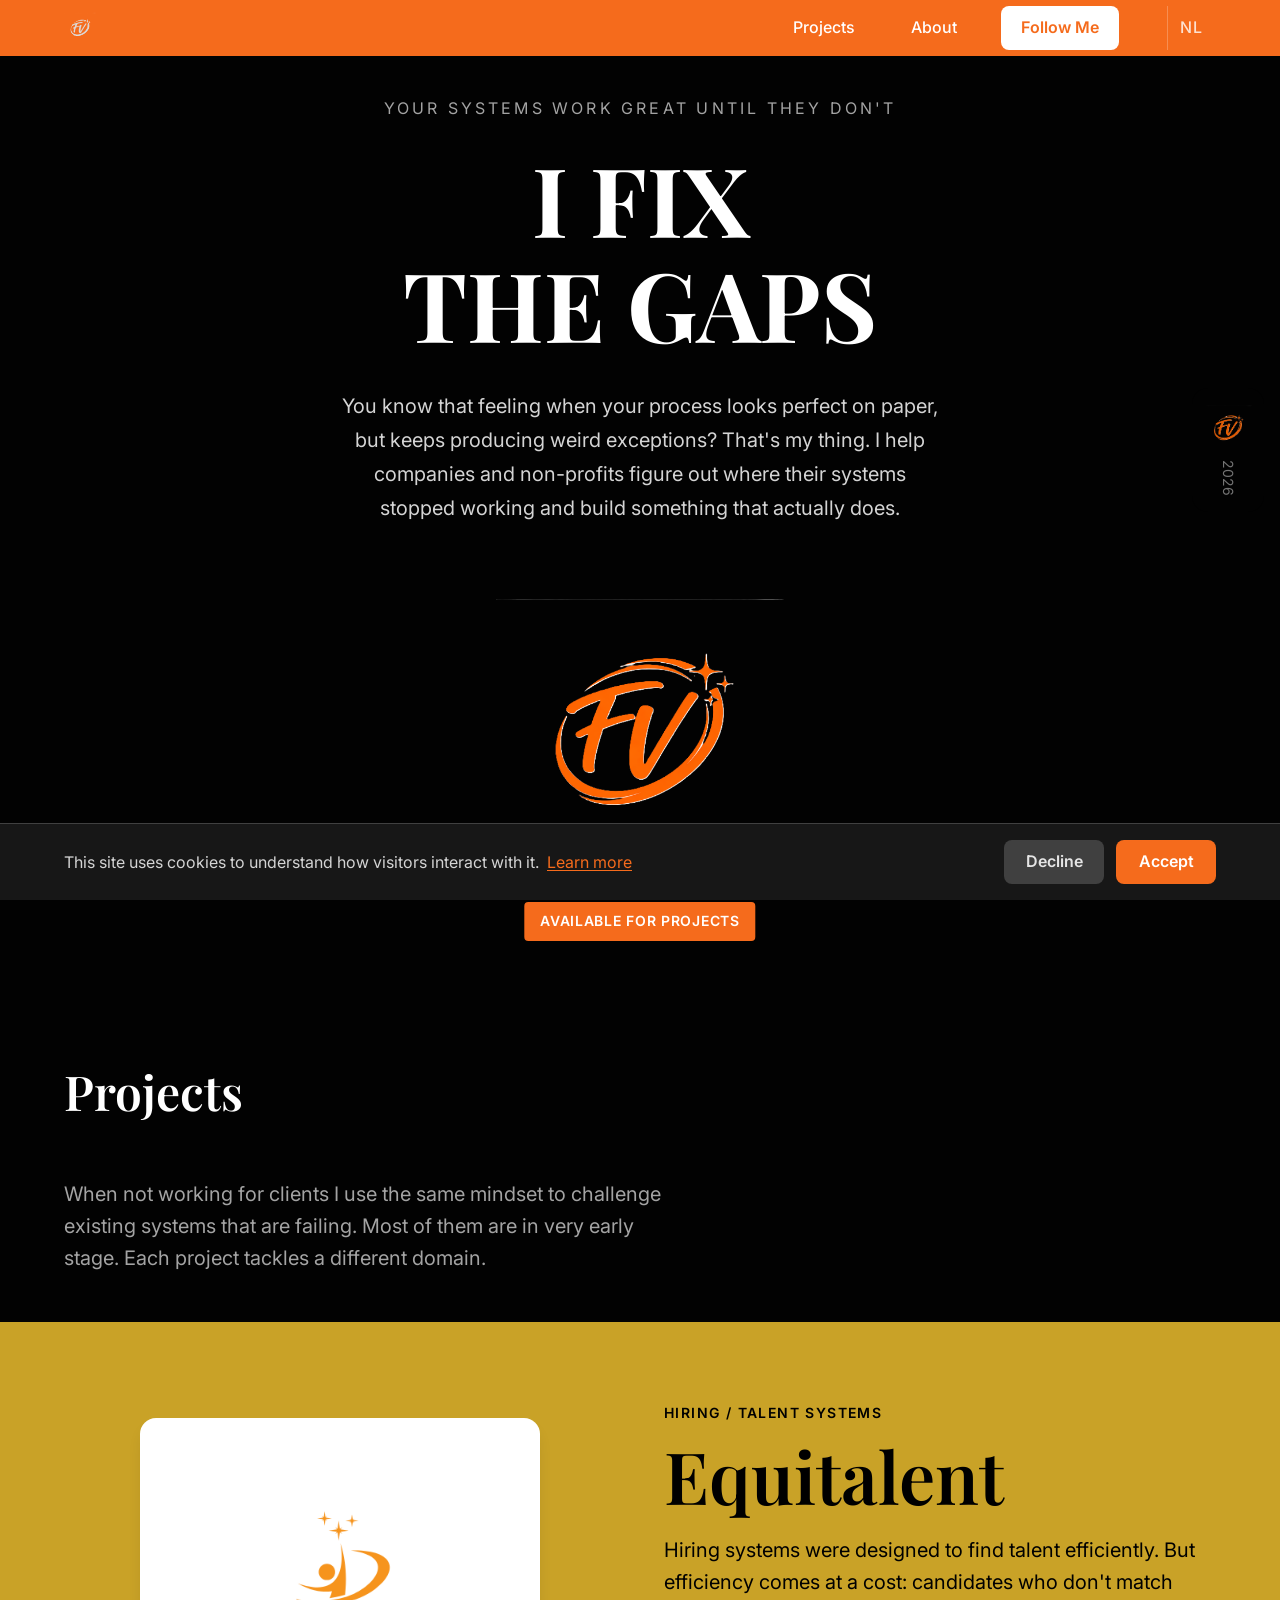
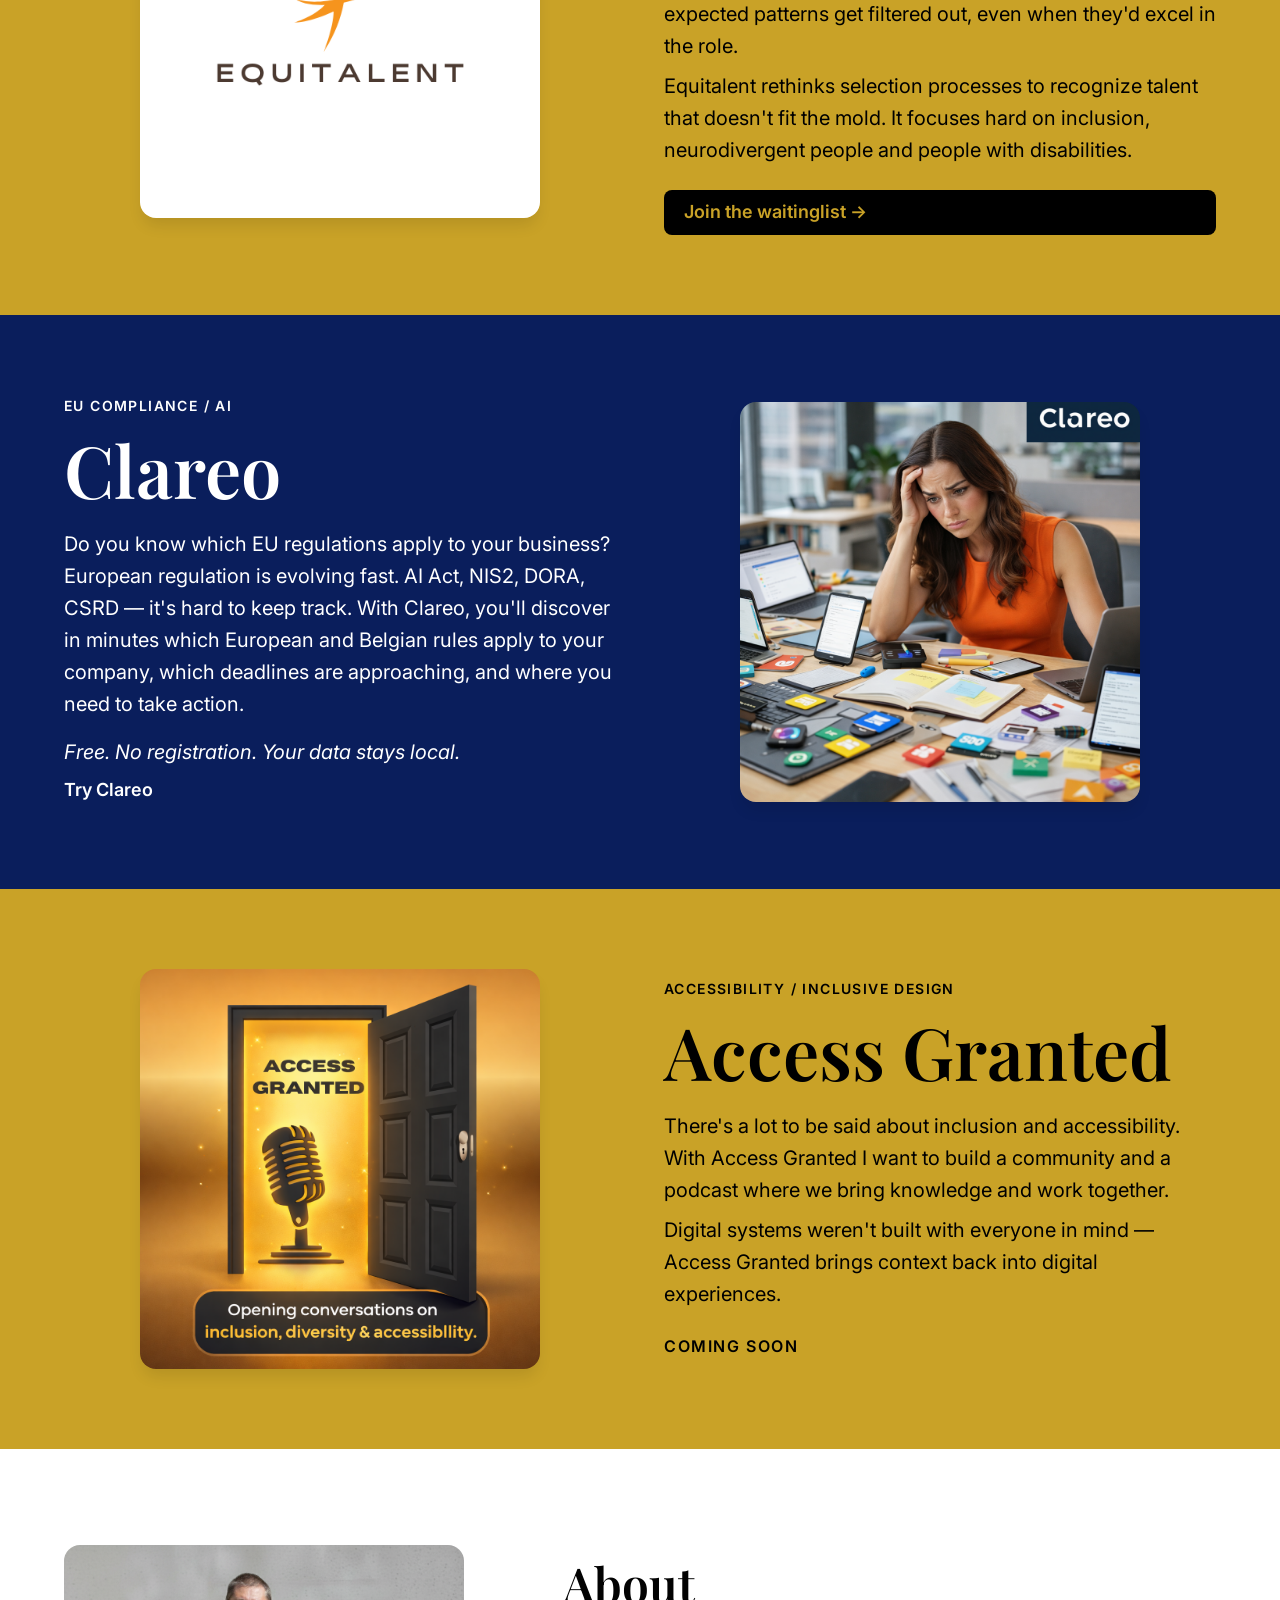
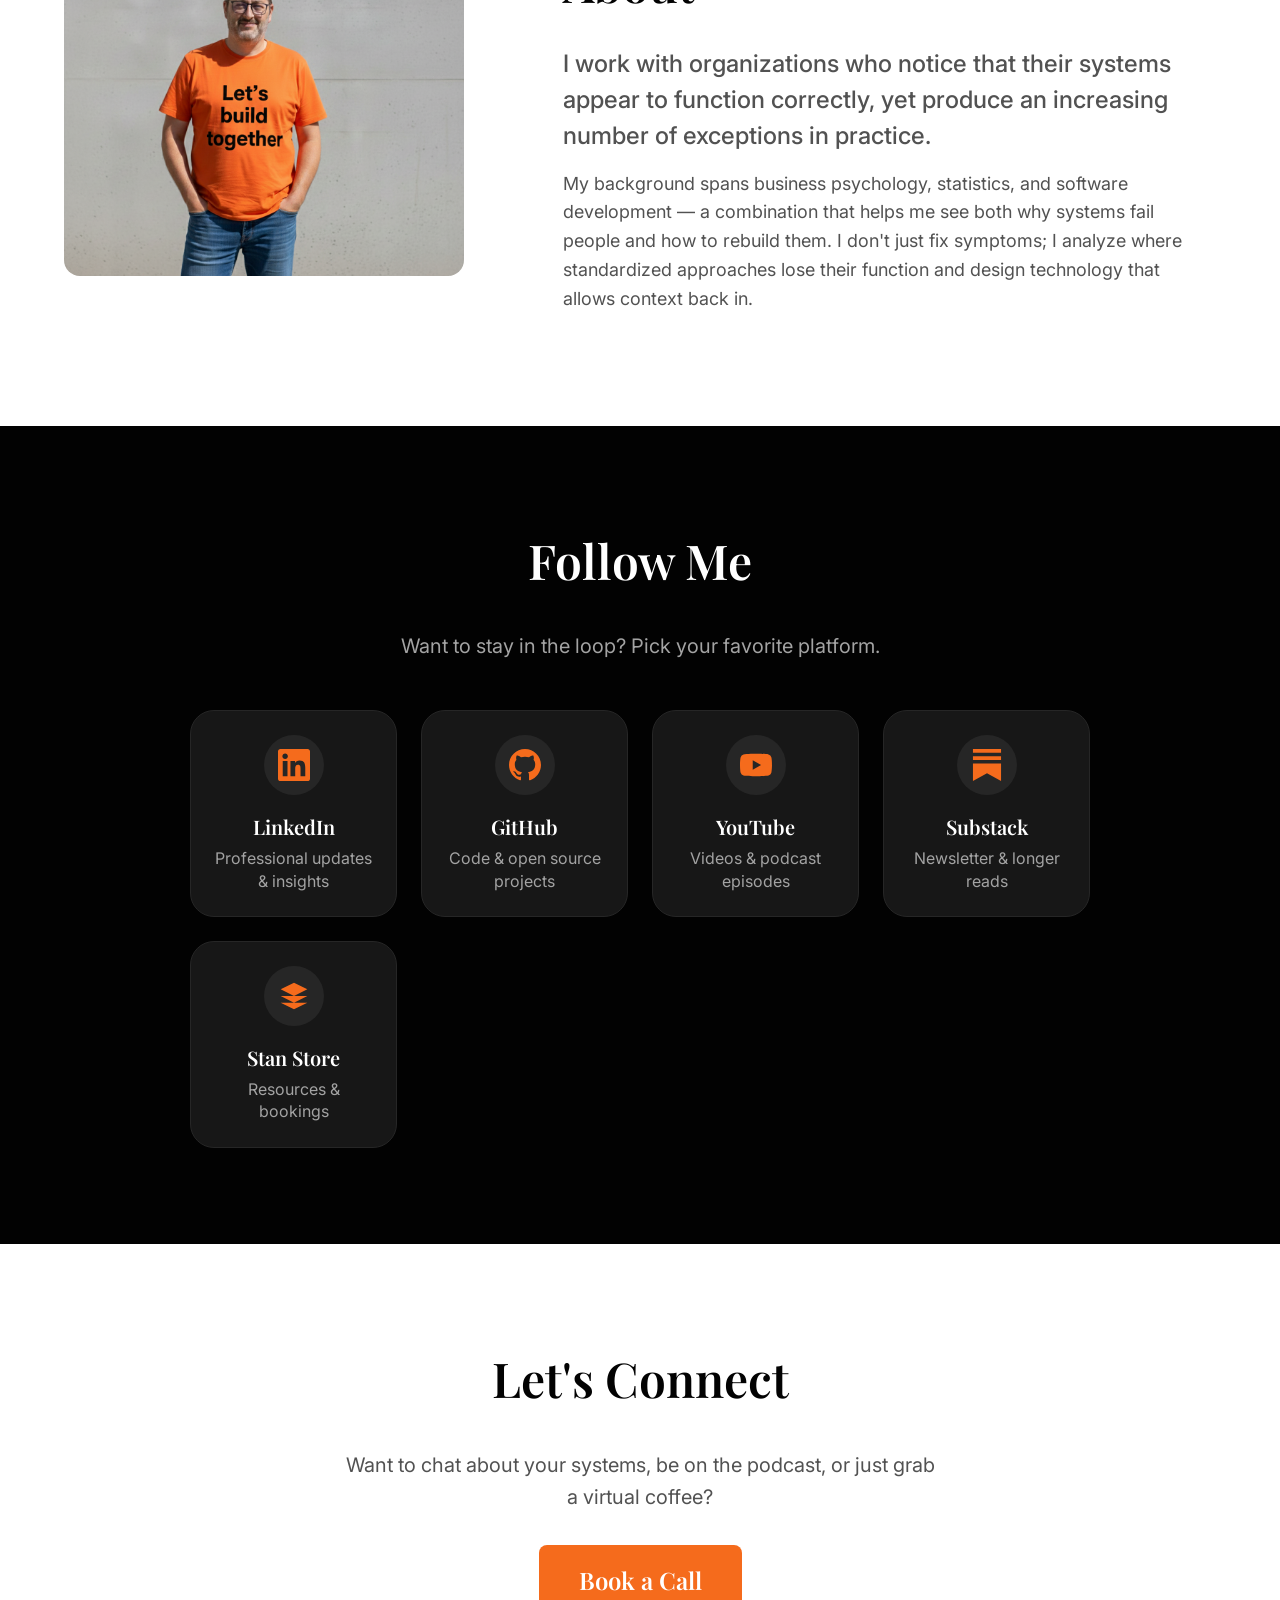
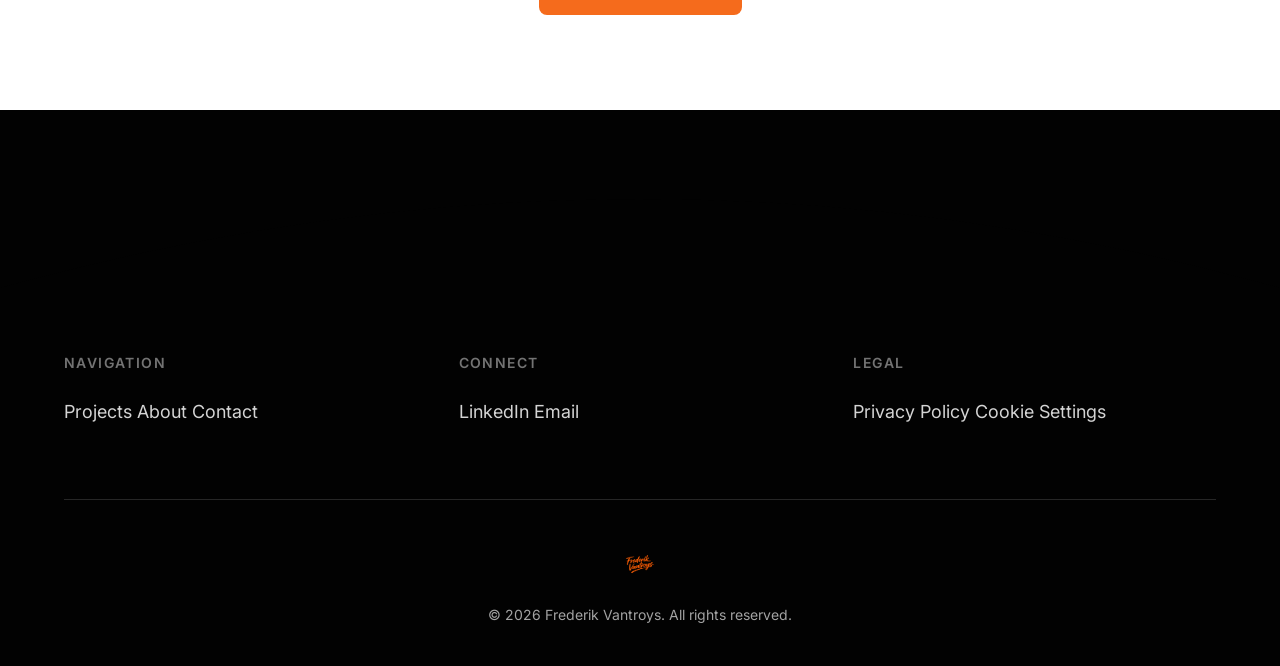
<file: index.html>
<!DOCTYPE html>
<html lang="en">
<head>
    <meta charset="UTF-8">
    <meta name="viewport" content="width=device-width, initial-scale=1.0">
    <title>Frederik Vantroys — Agicon</title>
    <meta name="description" content="Frederik Vantroys helps companies and non-profits fix poorly functioning systems and workflows, so they're actually used and lead to measurably better outcomes.">
    <link rel="icon" type="image/x-icon" href="/favicon.ico">
    <link rel="icon" type="image/png" sizes="32x32" href="/favicon-32x32.png">
    <link rel="icon" type="image/png" sizes="16x16" href="/favicon-16x16.png">
    <link rel="apple-touch-icon" sizes="180x180" href="/apple-touch-icon.png">
    <link rel="stylesheet" href="styles.css">
    <link rel="preconnect" href="https://fonts.googleapis.com">
    <link rel="preconnect" href="https://fonts.gstatic.com" crossorigin>
    <link href="https://fonts.googleapis.com/css2?family=Inter:wght@400;500;600;700&family=Playfair+Display:wght@400;500;600;700&display=swap" rel="stylesheet">
</head>
<body>
    <!-- Skip Link for Accessibility -->
    <a href="#main" class="skip-link">Skip to main content</a>

    <!-- Navigation -->
    <header class="header">
        <nav class="nav" aria-label="Main navigation">
            <a href="/" class="nav-logo"><img src="logo-fv-light.png" alt="Frederik Vantroys" class="nav-logo-img"></a>
            <button class="nav-toggle" aria-label="Toggle menu" aria-expanded="false">
                <span class="hamburger"></span>
            </button>
            <div class="nav-links">
                <a href="#work">Projects</a>
                <a href="#about">About</a>
                <a href="#connect" class="nav-cta">Follow Me</a>
                <a href="/nl/index.html" class="nav-lang" aria-label="Nederlands">NL</a>
            </div>
        </nav>
    </header>

    <!-- Mobile Menu Overlay -->
    <div class="menu-overlay" role="dialog" aria-modal="true" aria-label="Main menu" aria-hidden="true">
        <nav class="menu-content" aria-label="Mobile navigation">
            <a href="#work" class="menu-link">Projects</a>
            <a href="#about" class="menu-link">About</a>
            <a href="#connect" class="menu-link menu-cta">Follow Me</a>
            <a href="/nl/" class="menu-link menu-lang" aria-label="Nederlands">NL</a>
        </nav>
    </div>

    <!-- Main Content -->
    <main id="main">

    <!-- Hero Section -->
    <section class="hero">
        <div class="hero-content">
            <p class="hero-tagline">YOUR SYSTEMS WORK GREAT UNTIL THEY DON'T</p>
            <h1 class="hero-title">I FIX<br>THE GAPS</h1>
            <div class="hero-intro">
                <p>You know that feeling when your process looks perfect on paper, but keeps producing weird exceptions? That's my thing. I help companies and non-profits figure out where their systems stopped working and build something that actually does.</p>
            </div>
        </div>
        <div class="hero-signature">
            <img src="logo-fv-orange.png" alt="Frederik Vantroys" class="hero-logo">
        </div>
        <div class="hero-badge">
            <span class="badge-text">Available for projects</span>
        </div>
    </section>

    <!-- Work Section -->
    <section id="work" class="section section-work">
        <div class="container">
            <h2 class="section-title">Projects</h2>
            <p class="section-intro">When not working for clients I use the same mindset to challenge existing systems that are failing. Most of them are in very early stage. Each project tackles a different domain.</p>
        </div>

        <!-- Project 1: Equitalent (image left) -->
        <article class="project-panel" style="--project-bg: #C9A227; --project-text: #000;">
            <div class="container">
                <div class="project-grid">
                    <div class="project-image-wrap">
                        <img src="equi-talent-logo.png" alt="Equitalent logo featuring an orange figure reaching for stars, symbolizing inclusive talent recognition" class="project-image">
                    </div>
                    <div class="project-content">
                        <span class="project-category">Hiring / Talent Systems</span>
                        <h3 class="project-title">Equitalent</h3>
                        <p class="project-description">Hiring systems were designed to find talent efficiently. But efficiency comes at a cost: candidates who don't match expected patterns get filtered out, even when they'd excel in the role.</p>
                        <p class="project-description">Equitalent rethinks selection processes to recognize talent that doesn't fit the mold. It focuses hard on inclusion, neurodivergent people and people with disabilities.</p>
                        <a href="https://www.equitalent.cloud" target="_blank" rel="noopener" class="project-cta">Join the waitinglist <span class="sr-only">(opens in new tab)</span> &rarr;</a>
                    </div>
                </div>
            </div>
        </article>

        <!-- Project 2: Clareo (image right) -->
        <article class="project-panel project-panel--reverse" style="--project-bg: #0A1E5C; --project-text: #fff;">
            <div class="container">
                <div class="project-grid">
                    <div class="project-image-wrap">
                        <img src="clareo_image.png" alt="Clareo EU compliance checker — discover which European regulations apply to your business" class="project-image">
                    </div>
                    <div class="project-content">
                        <span class="project-category">EU Compliance / AI</span>
                        <h3 class="project-title">Clareo</h3>
                        <p class="project-description">Do you know which EU regulations apply to your business? European regulation is evolving fast. AI Act, NIS2, DORA, CSRD — it's hard to keep track. With Clareo, you'll discover in minutes which European and Belgian rules apply to your company, which deadlines are approaching, and where you need to take action.</p>
                        <p class="project-description" style="margin-top: 0.5rem; font-style: italic;">Free. No registration. Your data stays local.</p>
                        <a href="https://www.clareo.online" target="_blank" rel="noopener noreferrer" class="project-link">Try Clareo</a>
                    </div>
                </div>
            </div>
        </article>

        <!-- Project 3: Access Granted (image left) -->
        <article class="project-panel" style="--project-bg: #C9A227; --project-text: #000;">
            <div class="container">
                <div class="project-grid">
                    <div class="project-image-wrap">
                        <img src="access-granted-cover.png" alt="Access Granted podcast cover art with text about inclusion, diversity and accessibility" class="project-image">
                    </div>
                    <div class="project-content">
                        <span class="project-category">Accessibility / Inclusive Design</span>
                        <h3 class="project-title">Access Granted</h3>
                        <p class="project-description">There's a lot to be said about inclusion and accessibility. With Access Granted I want to build a community and a podcast where we bring knowledge and work together.</p>
                        <p class="project-description">Digital systems weren't built with everyone in mind — Access Granted brings context back into digital experiences.</p>
                        <span class="project-status">Coming soon</span>
                    </div>
                </div>
            </div>
        </article>
    </section>

    <!-- About Section -->
    <section id="about" class="section section-about">
        <div class="container">
            <div class="about-grid">
                <div class="about-image">
                    <img src="Frederik.png" alt="Frederik Vantroys wearing an orange shirt with text Let's build together" class="about-photo">
                </div>
                <div class="about-content">
                    <h2 class="section-title">About</h2>
                    <p class="about-lead">I work with organizations who notice that their systems appear to function correctly, yet produce an increasing number of exceptions in practice.</p>
                    <p>My background spans business psychology, statistics, and software development — a combination that helps me see both why systems fail people and how to rebuild them. I don't just fix symptoms; I analyze where standardized approaches lose their function and design technology that allows context back in.</p>
                  
        
                </div>
            </div>
        </div>
    </section>

    <!-- Follow Me Section -->
    <section id="connect" class="section section-follow">
        <div class="container">
            <h2 class="section-title">Follow Me</h2>
            <p class="follow-lead">Want to stay in the loop? Pick your favorite platform.</p>

            <div class="follow-grid">
                <a href="https://www.linkedin.com/in/frevant/" target="_blank" rel="noopener" class="follow-card">
                    <div class="follow-icon">
                        <svg aria-hidden="true" viewBox="0 0 24 24" fill="currentColor" width="32" height="32">
                            <path d="M20.447 20.452h-3.554v-5.569c0-1.328-.027-3.037-1.852-3.037-1.853 0-2.136 1.445-2.136 2.939v5.667H9.351V9h3.414v1.561h.046c.477-.9 1.637-1.85 3.37-1.85 3.601 0 4.267 2.37 4.267 5.455v6.286zM5.337 7.433c-1.144 0-2.063-.926-2.063-2.065 0-1.138.92-2.063 2.063-2.063 1.14 0 2.064.925 2.064 2.063 0 1.139-.925 2.065-2.064 2.065zm1.782 13.019H3.555V9h3.564v11.452zM22.225 0H1.771C.792 0 0 .774 0 1.729v20.542C0 23.227.792 24 1.771 24h20.451C23.2 24 24 23.227 24 22.271V1.729C24 .774 23.2 0 22.222 0h.003z"/>
                        </svg>
                    </div>
                    <h3 class="follow-card-title">LinkedIn</h3>
                    <p class="follow-card-desc">Professional updates & insights</p>
                    <span class="sr-only">(opens in new tab)</span>
                </a>

                <a href="https://github.com/Agicon-Frederik" target="_blank" rel="noopener" class="follow-card">
                    <div class="follow-icon">
                        <svg aria-hidden="true" viewBox="0 0 24 24" fill="currentColor" width="32" height="32">
                            <path d="M12 0c-6.626 0-12 5.373-12 12 0 5.302 3.438 9.8 8.207 11.387.599.111.793-.261.793-.577v-2.234c-3.338.726-4.033-1.416-4.033-1.416-.546-1.387-1.333-1.756-1.333-1.756-1.089-.745.083-.729.083-.729 1.205.084 1.839 1.237 1.839 1.237 1.07 1.834 2.807 1.304 3.492.997.107-.775.418-1.305.762-1.604-2.665-.305-5.467-1.334-5.467-5.931 0-1.311.469-2.381 1.236-3.221-.124-.303-.535-1.524.117-3.176 0 0 1.008-.322 3.301 1.23.957-.266 1.983-.399 3.003-.404 1.02.005 2.047.138 3.006.404 2.291-1.552 3.297-1.23 3.297-1.23.653 1.653.242 2.874.118 3.176.77.84 1.235 1.911 1.235 3.221 0 4.609-2.807 5.624-5.479 5.921.43.372.823 1.102.823 2.222v3.293c0 .319.192.694.801.576 4.765-1.589 8.199-6.086 8.199-11.386 0-6.627-5.373-12-12-12z"/>
                        </svg>
                    </div>
                    <h3 class="follow-card-title">GitHub</h3>
                    <p class="follow-card-desc">Code & open source projects</p>
                    <span class="sr-only">(opens in new tab)</span>
                </a>

                <a href="https://www.youtube.com/@agicon" target="_blank" rel="noopener" class="follow-card">
                    <div class="follow-icon">
                        <svg aria-hidden="true" viewBox="0 0 24 24" fill="currentColor" width="32" height="32">
                            <path d="M23.498 6.186a3.016 3.016 0 0 0-2.122-2.136C19.505 3.545 12 3.545 12 3.545s-7.505 0-9.377.505A3.017 3.017 0 0 0 .502 6.186C0 8.07 0 12 0 12s0 3.93.502 5.814a3.016 3.016 0 0 0 2.122 2.136c1.871.505 9.376.505 9.376.505s7.505 0 9.377-.505a3.015 3.015 0 0 0 2.122-2.136C24 15.93 24 12 24 12s0-3.93-.502-5.814zM9.545 15.568V8.432L15.818 12l-6.273 3.568z"/>
                        </svg>
                    </div>
                    <h3 class="follow-card-title">YouTube</h3>
                    <p class="follow-card-desc">Videos & podcast episodes</p>
                    <span class="sr-only">(opens in new tab)</span>
                </a>

                <a href="https://agicon.substack.com" target="_blank" rel="noopener" class="follow-card">
                    <div class="follow-icon">
                        <svg aria-hidden="true" viewBox="0 0 24 24" fill="currentColor" width="32" height="32">
                            <path d="M22.539 8.242H1.46V5.406h21.08v2.836zM1.46 10.812V24L12 18.11 22.54 24V10.812H1.46zM22.54 0H1.46v2.836h21.08V0z"/>
                        </svg>
                    </div>
                    <h3 class="follow-card-title">Substack</h3>
                    <p class="follow-card-desc">Newsletter & longer reads</p>
                    <span class="sr-only">(opens in new tab)</span>
                </a>

                <a href="https://stan.store/Agicon" target="_blank" rel="noopener" class="follow-card">
                    <div class="follow-icon">
                        <svg aria-hidden="true" viewBox="0 0 24 24" fill="currentColor" width="32" height="32">
                            <path d="M12 2L2 7l10 5 10-5-10-5zM2 17l10 5 10-5M2 12l10 5 10-5"/>
                        </svg>
                    </div>
                    <h3 class="follow-card-title">Stan Store</h3>
                    <p class="follow-card-desc">Resources & bookings</p>
                    <span class="sr-only">(opens in new tab)</span>
                </a>
            </div>
        </div>
    </section>

    <!-- Contact Section -->
    <section id="contact" class="section section-contact">
        <div class="container">
            <div class="contact-content">
                <h2 class="section-title">Let's Connect</h2>
                <p class="contact-lead">Want to chat about your systems, be on the podcast, or just grab a virtual coffee?</p>
                <a href="https://stan.store/Agicon" target="_blank" rel="noopener" class="contact-cta">Book a Call <span class="sr-only">(opens in new tab)</span></a>
            </div>
        </div>
    </section>

    </main>

    <!-- Footer -->
    <footer class="footer">
        <div class="footer-arch">
            <svg aria-hidden="true" viewBox="0 0 1440 200" preserveAspectRatio="none">
                <path d="M0,200 Q720,0 1440,200 L1440,200 L0,200 Z" fill="#020202"/>
            </svg>
        </div>
        <div class="footer-content">
            <div class="container">
                <h2 class="sr-only">Site footer</h2>
                <div class="footer-grid">
                    <div class="footer-column">
                        <h3 class="footer-heading">Navigation</h3>
                        <a href="#work">Projects</a>
                        <a href="#about">About</a>
                        <a href="#contact">Contact</a>
                    </div>
                    <div class="footer-column">
                        <h3 class="footer-heading">Connect</h3>
                        <a href="https://www.linkedin.com/in/frevant/" target="_blank" rel="noopener">LinkedIn <span class="sr-only">(opens in new tab)</span></a>
                        <a href="mailto:frederik@agicon.be">Email</a>
                    </div>
                    <div class="footer-column">
                        <h3 class="footer-heading">Legal</h3>
                        <a href="/privacy.html">Privacy Policy</a>
                        <a href="#" class="cookie-settings-link">Cookie Settings</a>
                    </div>
                </div>
                <div class="footer-bottom">
                    <div class="footer-logo"><img src="logo-orange.png" alt="Frederik Vantroys" class="footer-logo-img"></div>
             
                    <p class="footer-copyright">&copy; 2026 Frederik Vantroys. All rights reserved.</p>
                </div>
            </div>
        </div>
    </footer>

    <!-- Side Badge (decorative branding element) -->
    <div class="side-badge" aria-hidden="true">
        <div class="badge-inner">
            <img src="logo-fv-orange.png" alt="" class="badge-logo-img">
            <span class="badge-year">2026</span>
        </div>
    </div>

    <script src="script.js"></script>
</body>
</html>
</file>
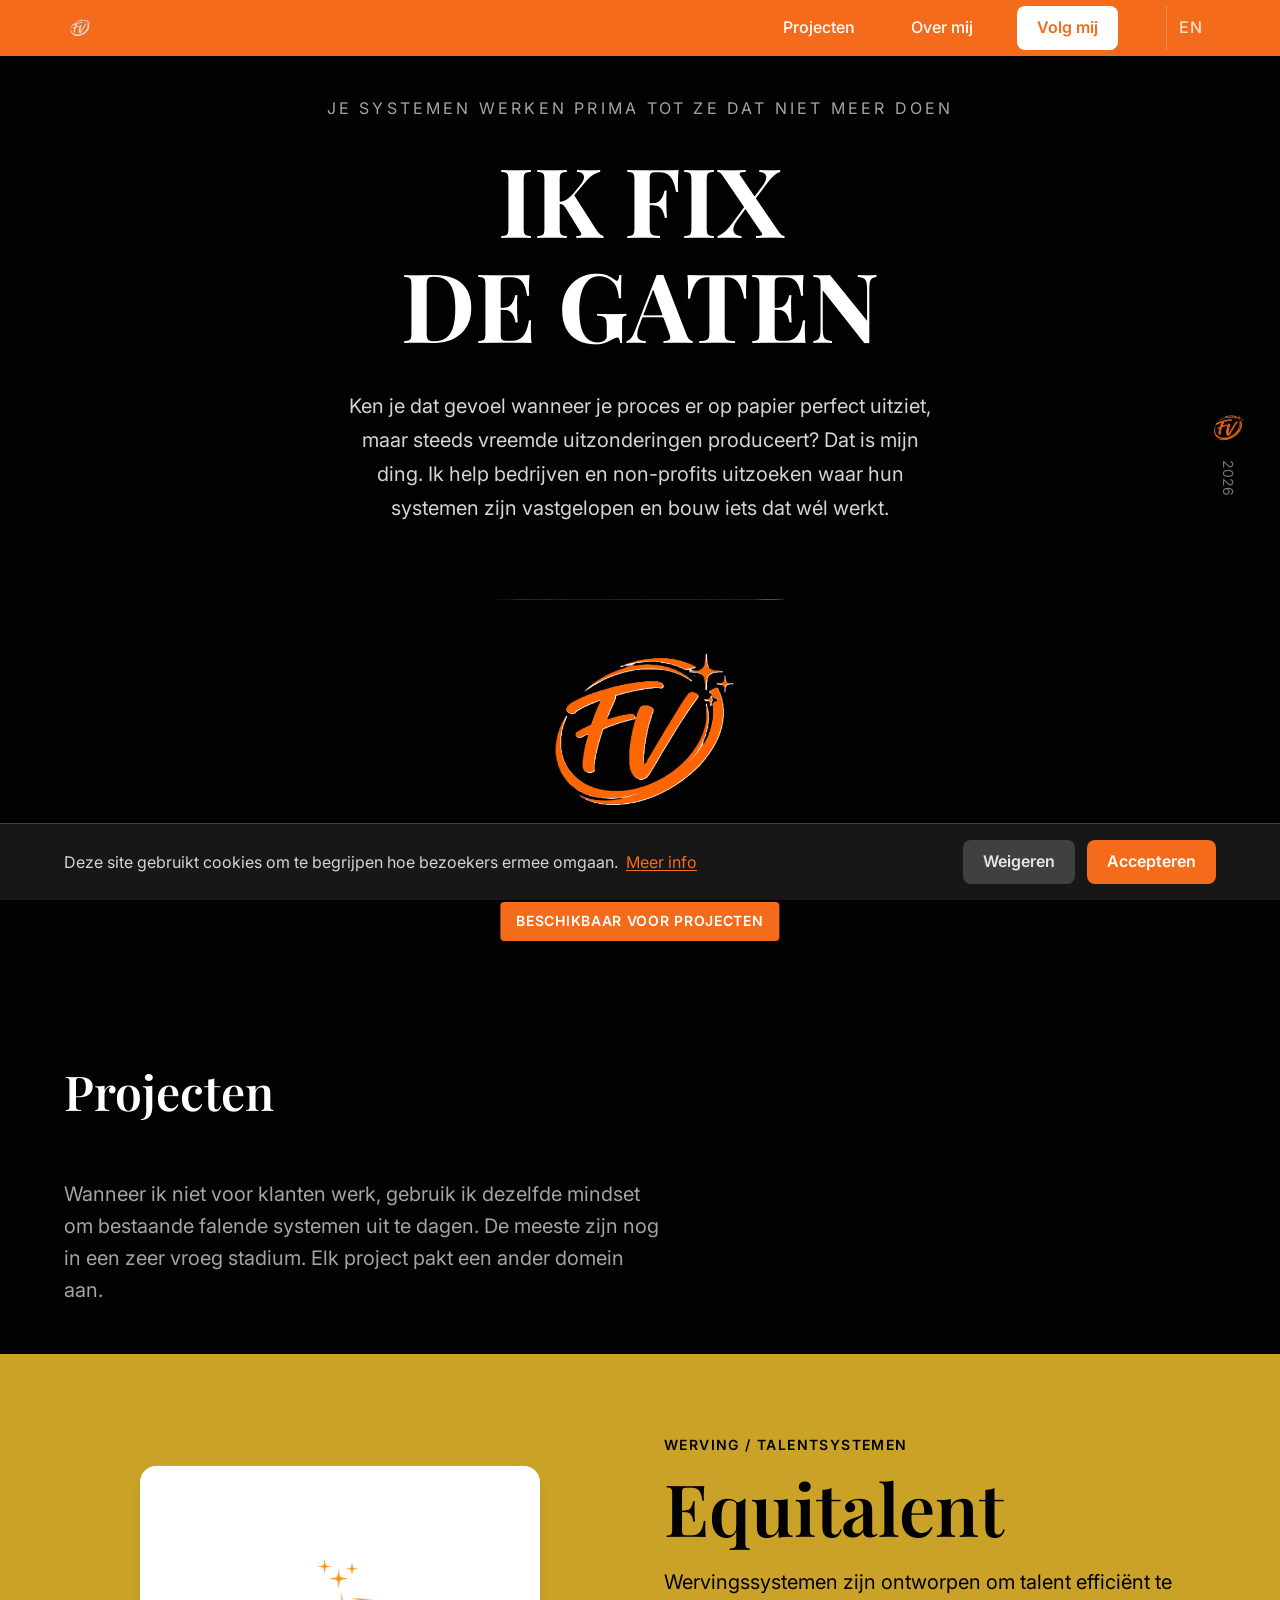
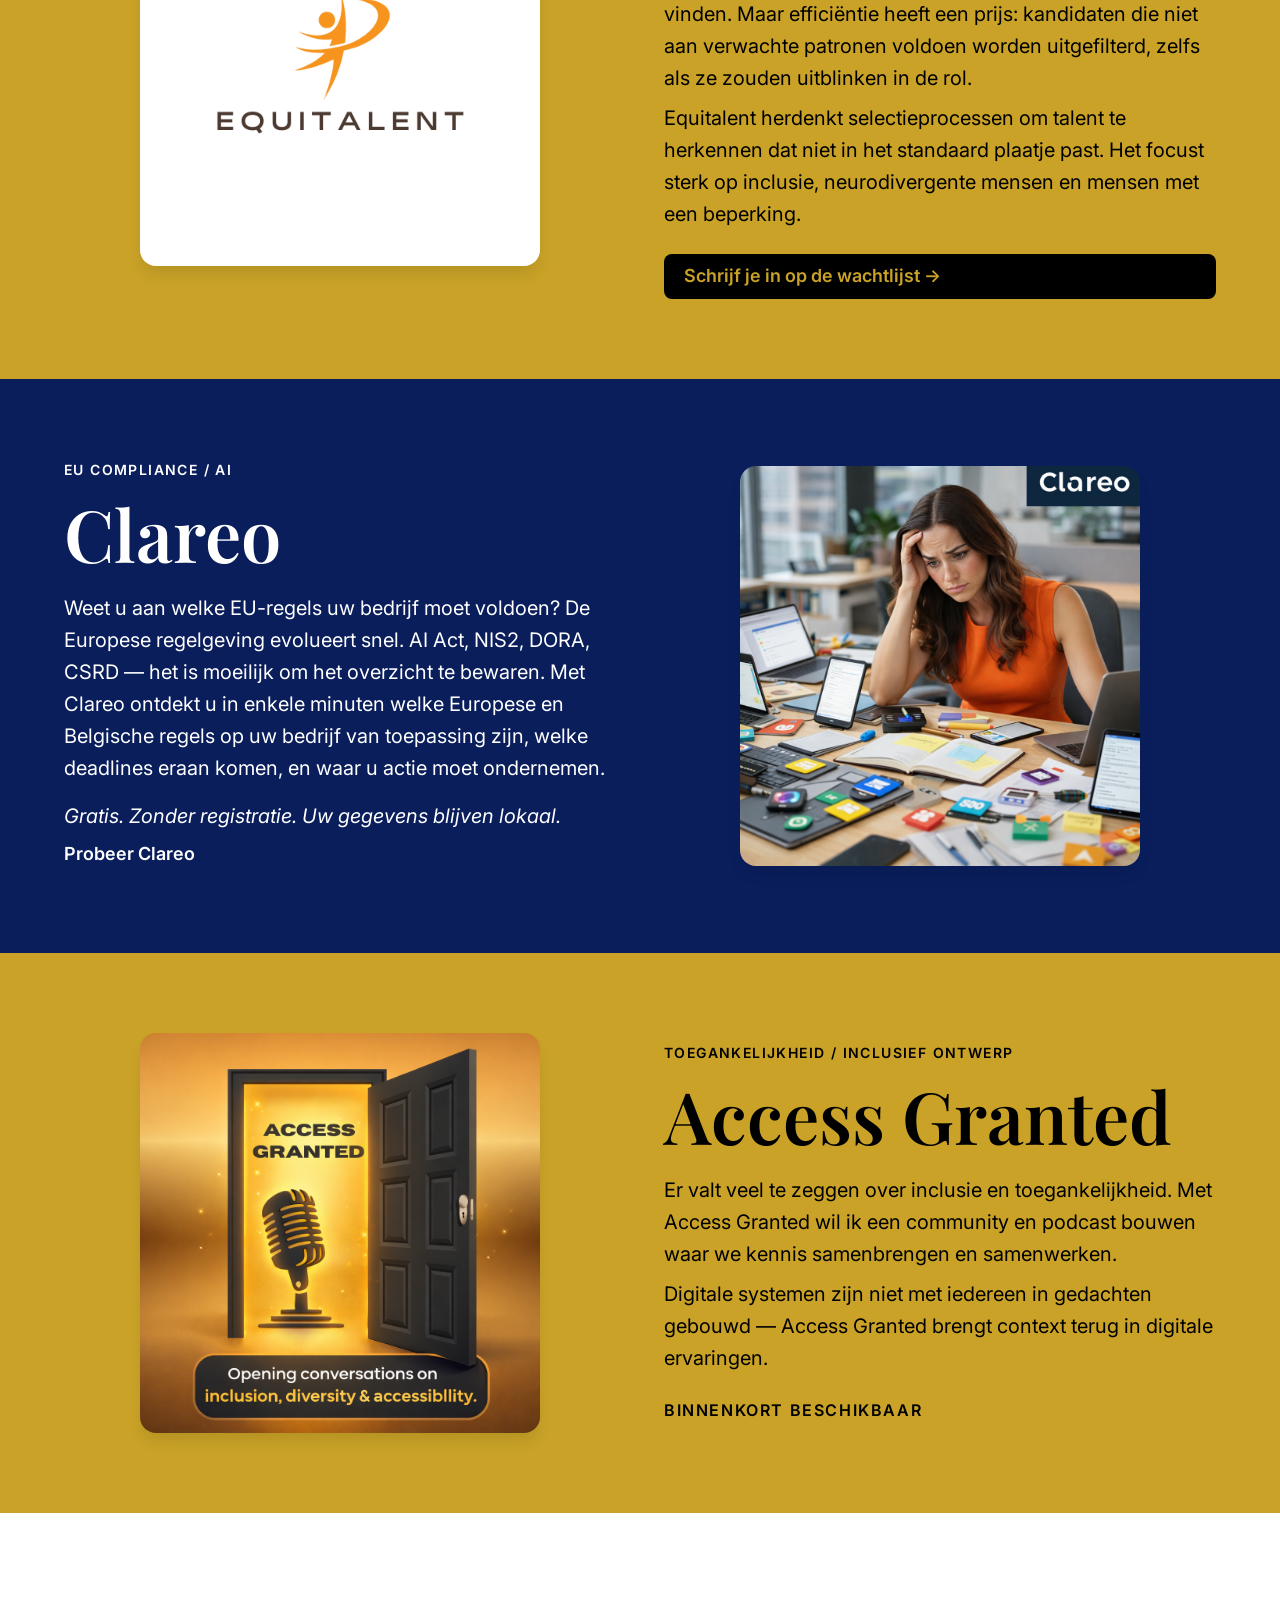
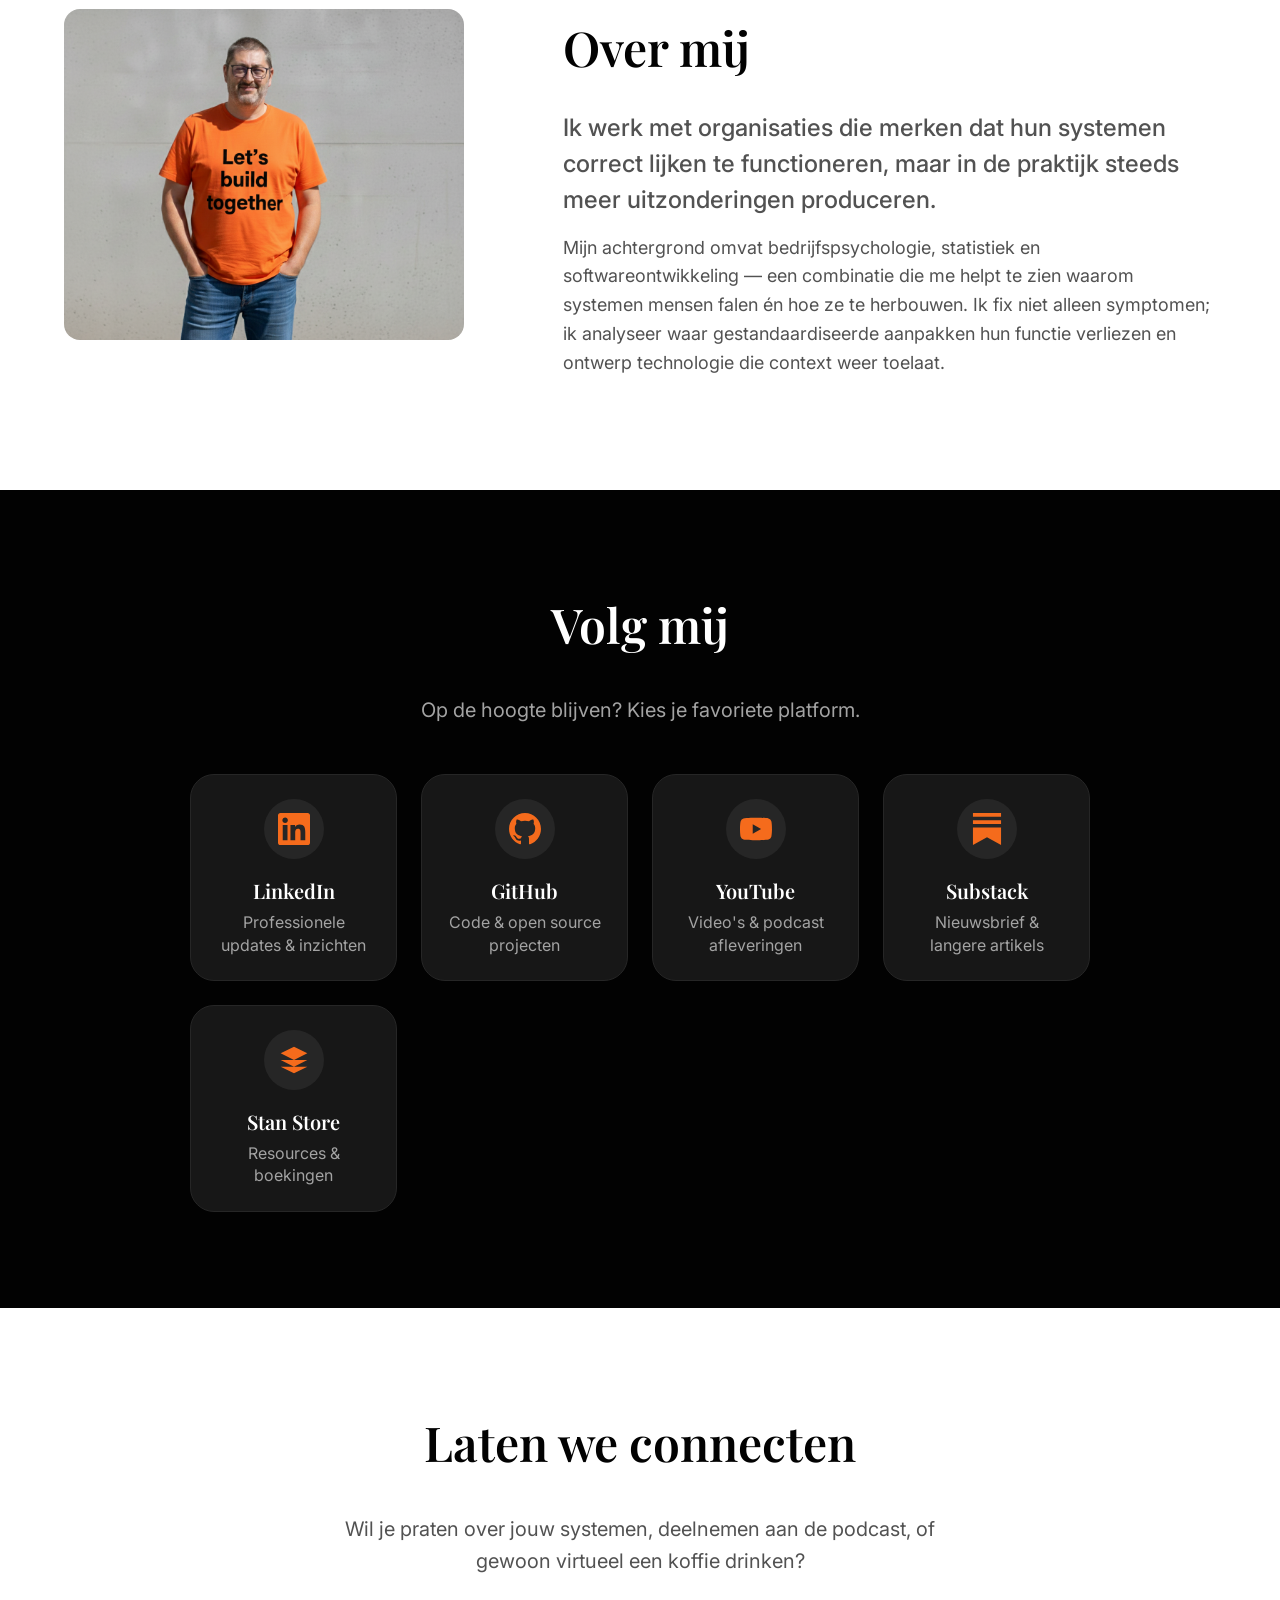
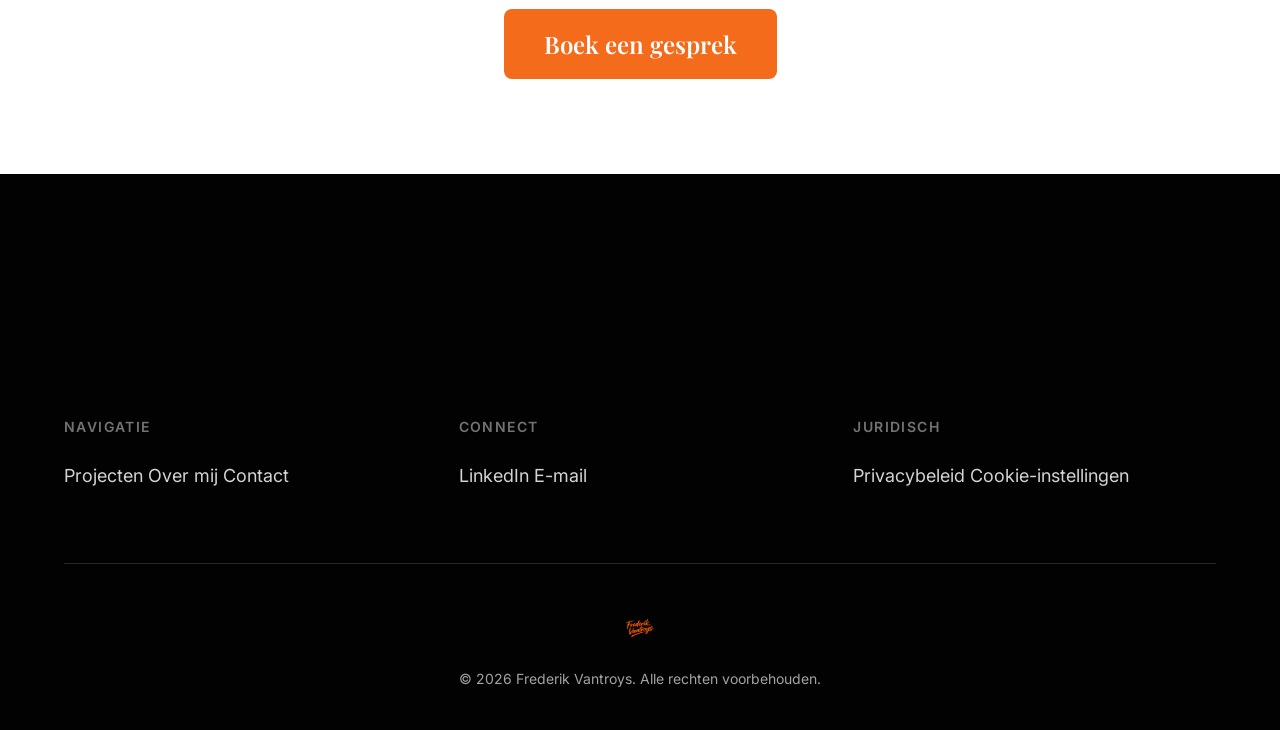
<file: nl/index.html>
<!DOCTYPE html>
<html lang="nl">
<head>
    <meta charset="UTF-8">
    <meta name="viewport" content="width=device-width, initial-scale=1.0">
    <title>Frederik Vantroys — Agicon</title>
    <meta name="description" content="Frederik Vantroys helpt bedrijven en non-profits slecht functionerende systemen en workflows te verbeteren, zodat ze daadwerkelijk gebruikt worden en leiden tot meetbaar betere resultaten.">
    <link rel="icon" type="image/x-icon" href="/favicon.ico">
    <link rel="icon" type="image/png" sizes="32x32" href="/favicon-32x32.png">
    <link rel="icon" type="image/png" sizes="16x16" href="/favicon-16x16.png">
    <link rel="apple-touch-icon" sizes="180x180" href="/apple-touch-icon.png">
    <link rel="stylesheet" href="../styles.css">
    <link rel="preconnect" href="https://fonts.googleapis.com">
    <link rel="preconnect" href="https://fonts.gstatic.com" crossorigin>
    <link href="https://fonts.googleapis.com/css2?family=Inter:wght@400;500;600;700&family=Playfair+Display:wght@400;500;600;700&display=swap" rel="stylesheet">
</head>
<body>
    <!-- Skip Link for Accessibility -->
    <a href="#main" class="skip-link">Ga naar hoofdinhoud</a>

    <!-- Navigation -->
    <header class="header">
        <nav class="nav" aria-label="Hoofdnavigatie">
            <a href="/nl/" class="nav-logo"><img src="../logo-fv-light.png" alt="Frederik Vantroys" class="nav-logo-img"></a>
            <button class="nav-toggle" aria-label="Menu openen" aria-expanded="false">
                <span class="hamburger"></span>
            </button>
            <div class="nav-links">
                <a href="#work">Projecten</a>
                <a href="#about">Over mij</a>
                <a href="#connect" class="nav-cta">Volg mij</a>
                <a href="/" class="nav-lang" aria-label="Switch to English">EN</a>
            </div>
        </nav>
    </header>

    <!-- Mobile Menu Overlay -->
    <div class="menu-overlay" role="dialog" aria-modal="true" aria-label="Hoofdmenu" aria-hidden="true">
        <nav class="menu-content" aria-label="Mobiele navigatie">
            <a href="#work" class="menu-link">Projecten</a>
            <a href="#about" class="menu-link">Over mij</a>
            <a href="#connect" class="menu-link menu-cta">Volg mij</a>
            <a href="/" class="menu-link menu-lang" aria-label="Switch to English">EN</a>
        </nav>
    </div>

    <!-- Main Content -->
    <main id="main">

    <!-- Hero Section -->
    <section class="hero">
        <div class="hero-content">
            <p class="hero-tagline">JE SYSTEMEN WERKEN PRIMA TOT ZE DAT NIET MEER DOEN</p>
            <h1 class="hero-title">IK FIX<br>DE GATEN</h1>
            <div class="hero-intro">
                <p>Ken je dat gevoel wanneer je proces er op papier perfect uitziet, maar steeds vreemde uitzonderingen produceert? Dat is mijn ding. Ik help bedrijven en non-profits uitzoeken waar hun systemen zijn vastgelopen en bouw iets dat wél werkt.</p>
            </div>
        </div>
        <div class="hero-signature">
            <img src="../logo-fv-orange.png" alt="Frederik Vantroys" class="hero-logo">
        </div>
        <div class="hero-badge">
            <span class="badge-text">Beschikbaar voor projecten</span>
        </div>
    </section>

    <!-- Work Section -->
    <section id="work" class="section section-work">
        <div class="container">
            <h2 class="section-title">Projecten</h2>
            <p class="section-intro">Wanneer ik niet voor klanten werk, gebruik ik dezelfde mindset om bestaande falende systemen uit te dagen. De meeste zijn nog in een zeer vroeg stadium. Elk project pakt een ander domein aan.</p>
        </div>

        <!-- Project 1: Equitalent (image left) -->
        <article class="project-panel" style="--project-bg: #C9A227; --project-text: #000;">
            <div class="container">
                <div class="project-grid">
                    <div class="project-image-wrap">
                        <img src="../equi-talent-logo.png" alt="Equitalent logo met een oranje figuur die naar sterren reikt, als symbool voor inclusieve talentherkenning" class="project-image">
                    </div>
                    <div class="project-content">
                        <span class="project-category">Werving / Talentsystemen</span>
                        <h3 class="project-title">Equitalent</h3>
                        <p class="project-description">Wervingssystemen zijn ontworpen om talent efficiënt te vinden. Maar efficiëntie heeft een prijs: kandidaten die niet aan verwachte patronen voldoen worden uitgefilterd, zelfs als ze zouden uitblinken in de rol.</p>
                        <p class="project-description">Equitalent herdenkt selectieprocessen om talent te herkennen dat niet in het standaard plaatje past. Het focust sterk op inclusie, neurodivergente mensen en mensen met een beperking.</p>
                        <a href="https://www.equitalent.cloud" target="_blank" rel="noopener" class="project-cta">Schrijf je in op de wachtlijst <span class="sr-only">(opent in nieuw tabblad)</span> &rarr;</a>
                    </div>
                </div>
            </div>
        </article>

        <!-- Project 2: Clareo (image right) -->
        <article class="project-panel project-panel--reverse" style="--project-bg: #0A1E5C; --project-text: #fff;">
            <div class="container">
                <div class="project-grid">
                    <div class="project-image-wrap">
                        <img src="../clareo_image.png" alt="Clareo EU compliance checker — ontdek welke Europese regelgeving op uw bedrijf van toepassing is" class="project-image">
                    </div>
                    <div class="project-content">
                        <span class="project-category">EU Compliance / AI</span>
                        <h3 class="project-title">Clareo</h3>
                        <p class="project-description">Weet u aan welke EU-regels uw bedrijf moet voldoen? De Europese regelgeving evolueert snel. AI Act, NIS2, DORA, CSRD — het is moeilijk om het overzicht te bewaren. Met Clareo ontdekt u in enkele minuten welke Europese en Belgische regels op uw bedrijf van toepassing zijn, welke deadlines eraan komen, en waar u actie moet ondernemen.</p>
                        <p class="project-description" style="margin-top: 0.5rem; font-style: italic;">Gratis. Zonder registratie. Uw gegevens blijven lokaal.</p>
                        <a href="https://www.clareo.online" target="_blank" rel="noopener noreferrer" class="project-link">Probeer Clareo</a>
                    </div>
                </div>
            </div>
        </article>

        <!-- Project 3: Access Granted (image left) -->
        <article class="project-panel" style="--project-bg: #C9A227; --project-text: #000;">
            <div class="container">
                <div class="project-grid">
                    <div class="project-image-wrap">
                        <img src="../access-granted-cover.png" alt="Access Granted podcast cover art met tekst over inclusie, diversiteit en toegankelijkheid" class="project-image">
                    </div>
                    <div class="project-content">
                        <span class="project-category">Toegankelijkheid / Inclusief Ontwerp</span>
                        <h3 class="project-title">Access Granted</h3>
                        <p class="project-description">Er valt veel te zeggen over inclusie en toegankelijkheid. Met Access Granted wil ik een community en podcast bouwen waar we kennis samenbrengen en samenwerken.</p>
                        <p class="project-description">Digitale systemen zijn niet met iedereen in gedachten gebouwd — Access Granted brengt context terug in digitale ervaringen.</p>
                        <span class="project-status">Binnenkort beschikbaar</span>
                    </div>
                </div>
            </div>
        </article>
    </section>

    <!-- About Section -->
    <section id="about" class="section section-about">
        <div class="container">
            <div class="about-grid">
                <div class="about-image">
                    <img src="../Frederik.png" alt="Frederik Vantroys draagt een oranje shirt met de tekst Let's build together" class="about-photo">
                </div>
                <div class="about-content">
                    <h2 class="section-title">Over mij</h2>
                    <p class="about-lead">Ik werk met organisaties die merken dat hun systemen correct lijken te functioneren, maar in de praktijk steeds meer uitzonderingen produceren.</p>
                    <p>Mijn achtergrond omvat bedrijfspsychologie, statistiek en softwareontwikkeling — een combinatie die me helpt te zien waarom systemen mensen falen én hoe ze te herbouwen. Ik fix niet alleen symptomen; ik analyseer waar gestandaardiseerde aanpakken hun functie verliezen en ontwerp technologie die context weer toelaat.</p>


                </div>
            </div>
        </div>
    </section>

    <!-- Follow Me Section -->
    <section id="connect" class="section section-follow">
        <div class="container">
            <h2 class="section-title">Volg mij</h2>
            <p class="follow-lead">Op de hoogte blijven? Kies je favoriete platform.</p>

            <div class="follow-grid">
                <a href="https://www.linkedin.com/in/frevant/" target="_blank" rel="noopener" class="follow-card">
                    <div class="follow-icon">
                        <svg aria-hidden="true" viewBox="0 0 24 24" fill="currentColor" width="32" height="32">
                            <path d="M20.447 20.452h-3.554v-5.569c0-1.328-.027-3.037-1.852-3.037-1.853 0-2.136 1.445-2.136 2.939v5.667H9.351V9h3.414v1.561h.046c.477-.9 1.637-1.85 3.37-1.85 3.601 0 4.267 2.37 4.267 5.455v6.286zM5.337 7.433c-1.144 0-2.063-.926-2.063-2.065 0-1.138.92-2.063 2.063-2.063 1.14 0 2.064.925 2.064 2.063 0 1.139-.925 2.065-2.064 2.065zm1.782 13.019H3.555V9h3.564v11.452zM22.225 0H1.771C.792 0 0 .774 0 1.729v20.542C0 23.227.792 24 1.771 24h20.451C23.2 24 24 23.227 24 22.271V1.729C24 .774 23.2 0 22.222 0h.003z"/>
                        </svg>
                    </div>
                    <h3 class="follow-card-title">LinkedIn</h3>
                    <p class="follow-card-desc">Professionele updates & inzichten</p>
                    <span class="sr-only">(opent in nieuw tabblad)</span>
                </a>

                <a href="https://github.com/Agicon-Frederik" target="_blank" rel="noopener" class="follow-card">
                    <div class="follow-icon">
                        <svg aria-hidden="true" viewBox="0 0 24 24" fill="currentColor" width="32" height="32">
                            <path d="M12 0c-6.626 0-12 5.373-12 12 0 5.302 3.438 9.8 8.207 11.387.599.111.793-.261.793-.577v-2.234c-3.338.726-4.033-1.416-4.033-1.416-.546-1.387-1.333-1.756-1.333-1.756-1.089-.745.083-.729.083-.729 1.205.084 1.839 1.237 1.839 1.237 1.07 1.834 2.807 1.304 3.492.997.107-.775.418-1.305.762-1.604-2.665-.305-5.467-1.334-5.467-5.931 0-1.311.469-2.381 1.236-3.221-.124-.303-.535-1.524.117-3.176 0 0 1.008-.322 3.301 1.23.957-.266 1.983-.399 3.003-.404 1.02.005 2.047.138 3.006.404 2.291-1.552 3.297-1.23 3.297-1.23.653 1.653.242 2.874.118 3.176.77.84 1.235 1.911 1.235 3.221 0 4.609-2.807 5.624-5.479 5.921.43.372.823 1.102.823 2.222v3.293c0 .319.192.694.801.576 4.765-1.589 8.199-6.086 8.199-11.386 0-6.627-5.373-12-12-12z"/>
                        </svg>
                    </div>
                    <h3 class="follow-card-title">GitHub</h3>
                    <p class="follow-card-desc">Code & open source projecten</p>
                    <span class="sr-only">(opent in nieuw tabblad)</span>
                </a>

                <a href="https://www.youtube.com/@agicon" target="_blank" rel="noopener" class="follow-card">
                    <div class="follow-icon">
                        <svg aria-hidden="true" viewBox="0 0 24 24" fill="currentColor" width="32" height="32">
                            <path d="M23.498 6.186a3.016 3.016 0 0 0-2.122-2.136C19.505 3.545 12 3.545 12 3.545s-7.505 0-9.377.505A3.017 3.017 0 0 0 .502 6.186C0 8.07 0 12 0 12s0 3.93.502 5.814a3.016 3.016 0 0 0 2.122 2.136c1.871.505 9.376.505 9.376.505s7.505 0 9.377-.505a3.015 3.015 0 0 0 2.122-2.136C24 15.93 24 12 24 12s0-3.93-.502-5.814zM9.545 15.568V8.432L15.818 12l-6.273 3.568z"/>
                        </svg>
                    </div>
                    <h3 class="follow-card-title">YouTube</h3>
                    <p class="follow-card-desc">Video's & podcast afleveringen</p>
                    <span class="sr-only">(opent in nieuw tabblad)</span>
                </a>

                <a href="https://agicon.substack.com" target="_blank" rel="noopener" class="follow-card">
                    <div class="follow-icon">
                        <svg aria-hidden="true" viewBox="0 0 24 24" fill="currentColor" width="32" height="32">
                            <path d="M22.539 8.242H1.46V5.406h21.08v2.836zM1.46 10.812V24L12 18.11 22.54 24V10.812H1.46zM22.54 0H1.46v2.836h21.08V0z"/>
                        </svg>
                    </div>
                    <h3 class="follow-card-title">Substack</h3>
                    <p class="follow-card-desc">Nieuwsbrief & langere artikels</p>
                    <span class="sr-only">(opent in nieuw tabblad)</span>
                </a>

                <a href="https://stan.store/Agicon" target="_blank" rel="noopener" class="follow-card">
                    <div class="follow-icon">
                        <svg aria-hidden="true" viewBox="0 0 24 24" fill="currentColor" width="32" height="32">
                            <path d="M12 2L2 7l10 5 10-5-10-5zM2 17l10 5 10-5M2 12l10 5 10-5"/>
                        </svg>
                    </div>
                    <h3 class="follow-card-title">Stan Store</h3>
                    <p class="follow-card-desc">Resources & boekingen</p>
                    <span class="sr-only">(opent in nieuw tabblad)</span>
                </a>
            </div>
        </div>
    </section>

    <!-- Contact Section -->
    <section id="contact" class="section section-contact">
        <div class="container">
            <div class="contact-content">
                <h2 class="section-title">Laten we connecten</h2>
                <p class="contact-lead">Wil je praten over jouw systemen, deelnemen aan de podcast, of gewoon virtueel een koffie drinken?</p>
                <a href="https://stan.store/Agicon" target="_blank" rel="noopener" class="contact-cta">Boek een gesprek <span class="sr-only">(opent in nieuw tabblad)</span></a>
            </div>
        </div>
    </section>

    </main>

    <!-- Footer -->
    <footer class="footer">
        <div class="footer-arch">
            <svg aria-hidden="true" viewBox="0 0 1440 200" preserveAspectRatio="none">
                <path d="M0,200 Q720,0 1440,200 L1440,200 L0,200 Z" fill="#020202"/>
            </svg>
        </div>
        <div class="footer-content">
            <div class="container">
                <h2 class="sr-only">Website footer</h2>
                <div class="footer-grid">
                    <div class="footer-column">
                        <h3 class="footer-heading">Navigatie</h3>
                        <a href="#work">Projecten</a>
                        <a href="#about">Over mij</a>
                        <a href="#contact">Contact</a>
                    </div>
                    <div class="footer-column">
                        <h3 class="footer-heading">Connect</h3>
                        <a href="https://www.linkedin.com/in/frevant/" target="_blank" rel="noopener">LinkedIn <span class="sr-only">(opent in nieuw tabblad)</span></a>
                        <a href="mailto:frederik@agicon.be">E-mail</a>
                    </div>
                    <div class="footer-column">
                        <h3 class="footer-heading">Juridisch</h3>
                        <a href="/nl/privacy.html">Privacybeleid</a>
                        <a href="#" class="cookie-settings-link">Cookie-instellingen</a>
                    </div>
                </div>
                <div class="footer-bottom">
                    <div class="footer-logo"><img src="../logo-orange.png" alt="Frederik Vantroys" class="footer-logo-img"></div>

                    <p class="footer-copyright">&copy; 2026 Frederik Vantroys. Alle rechten voorbehouden.</p>
                </div>
            </div>
        </div>
    </footer>

    <!-- Side Badge (decorative branding element) -->
    <div class="side-badge" aria-hidden="true">
        <div class="badge-inner">
            <img src="../logo-fv-orange.png" alt="" class="badge-logo-img">
            <span class="badge-year">2026</span>
        </div>
    </div>

    <script src="../script.js"></script>
</body>
</html>
</file>
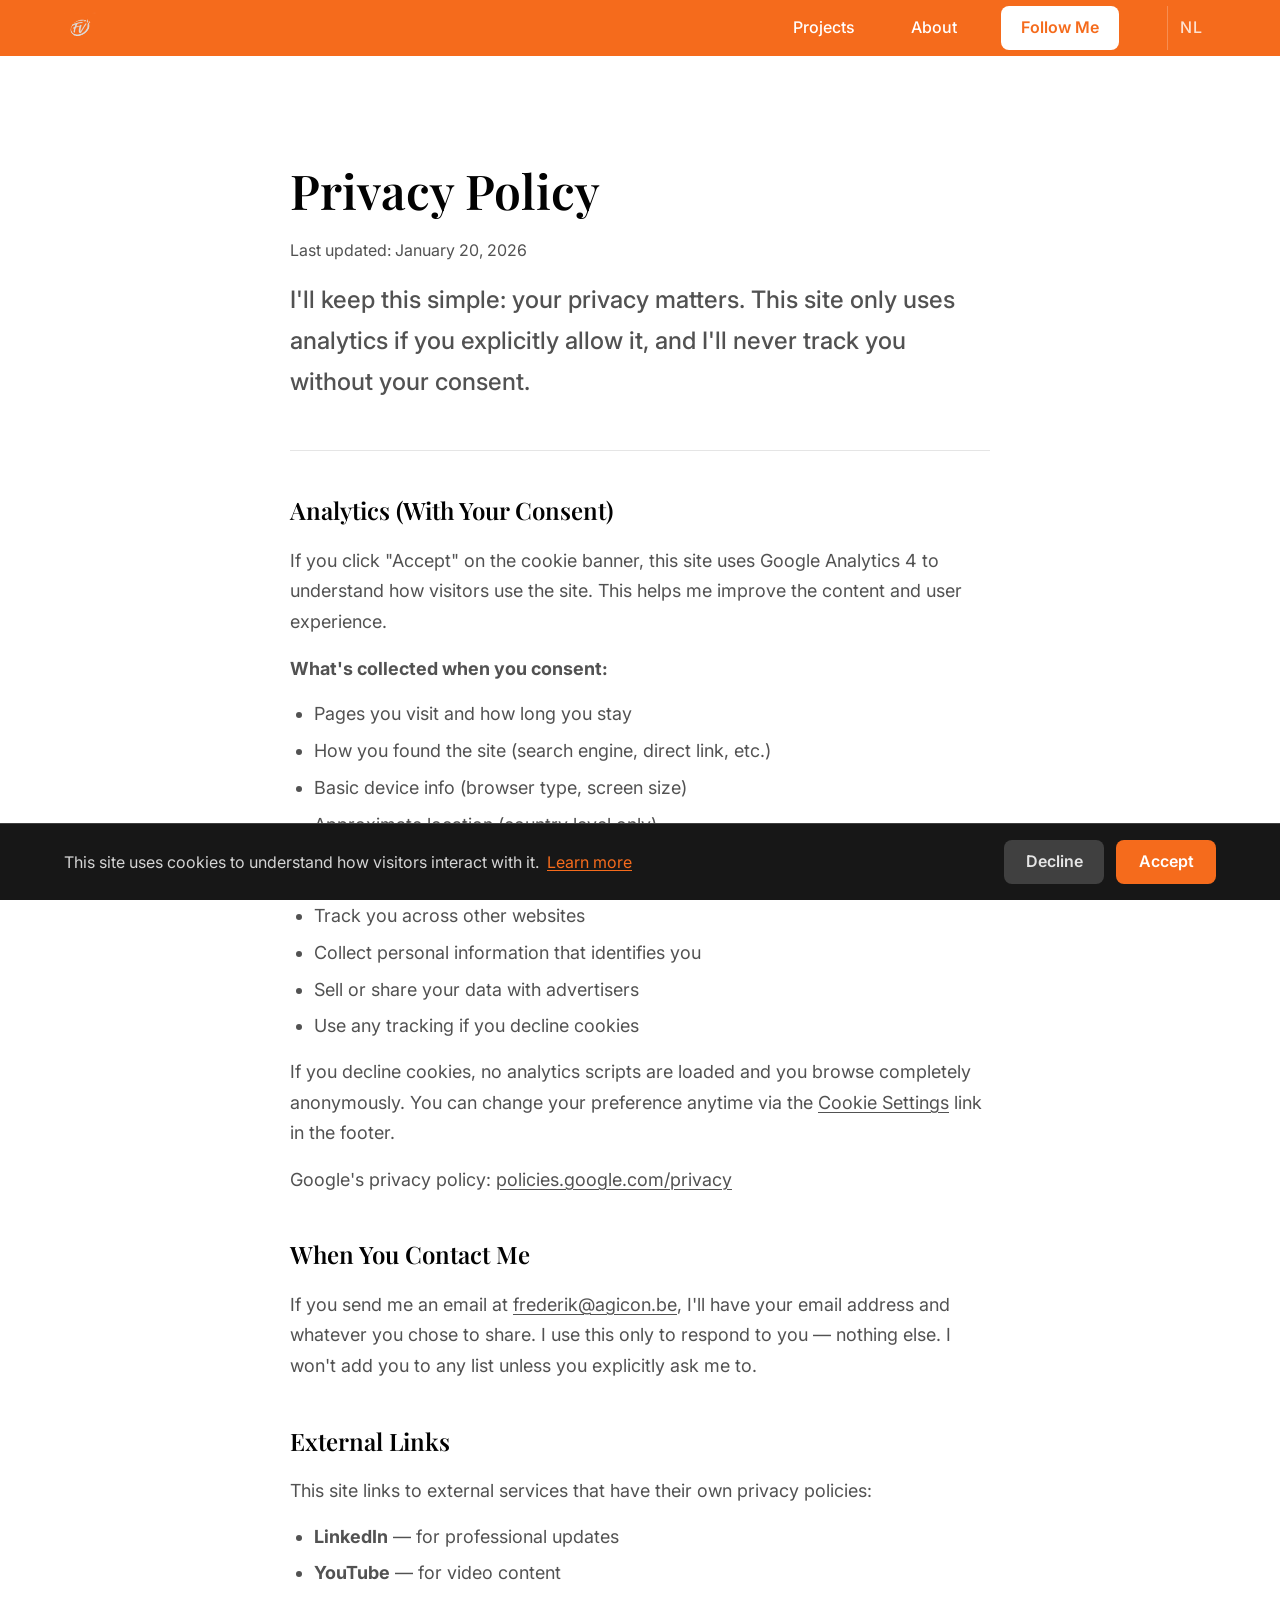
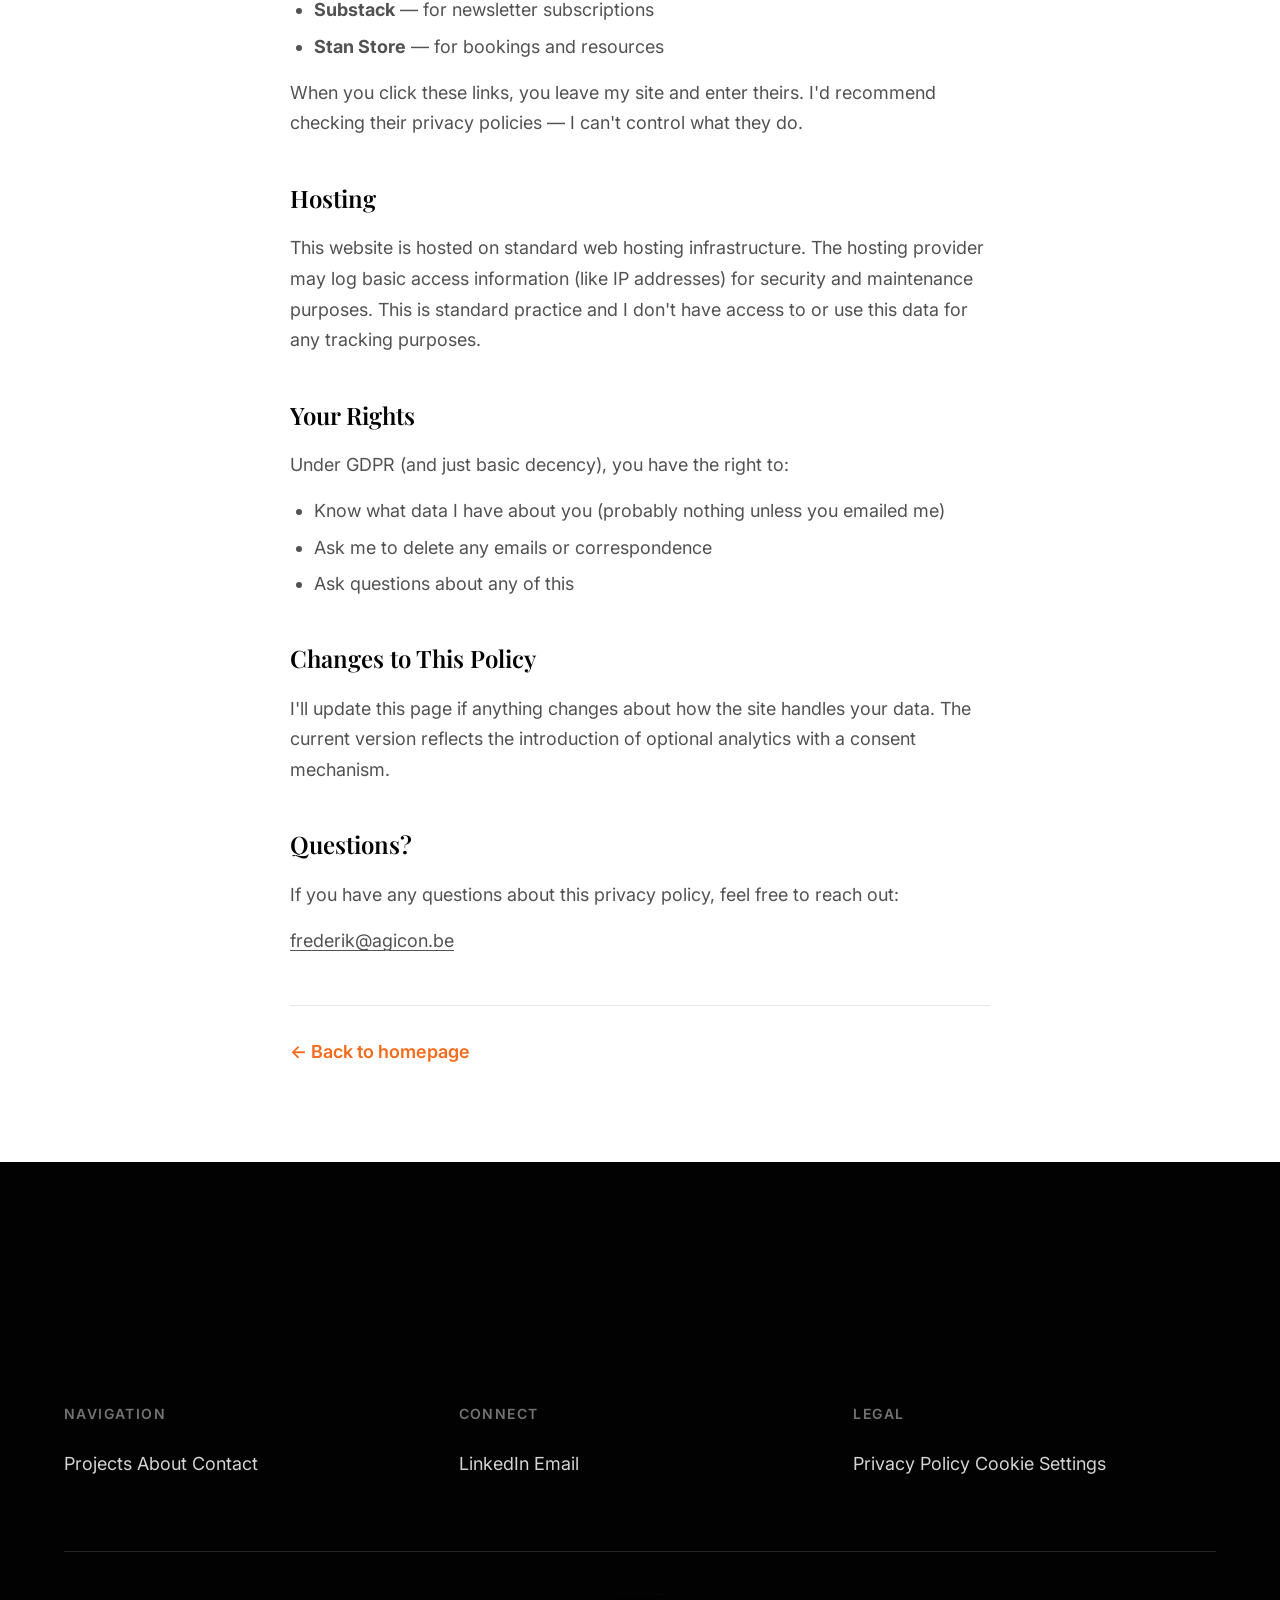
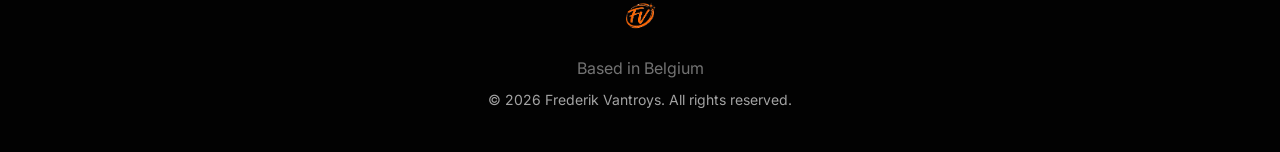
<file: privacy.html>
<!DOCTYPE html>
<html lang="en">
<head>
    <meta charset="UTF-8">
    <meta name="viewport" content="width=device-width, initial-scale=1.0">
    <title>Privacy Policy — Frederik Vantroys</title>
    <meta name="description" content="Privacy policy for frederikvantroys.be - Your privacy matters. Analytics only with your consent.">
    <link rel="icon" type="image/x-icon" href="/favicon.ico">
    <link rel="icon" type="image/png" sizes="32x32" href="/favicon-32x32.png">
    <link rel="icon" type="image/png" sizes="16x16" href="/favicon-16x16.png">
    <link rel="apple-touch-icon" sizes="180x180" href="/apple-touch-icon.png">
    <link rel="stylesheet" href="styles.css">
    <link rel="preconnect" href="https://fonts.googleapis.com">
    <link rel="preconnect" href="https://fonts.gstatic.com" crossorigin>
    <link href="https://fonts.googleapis.com/css2?family=Inter:wght@400;500;600;700&family=Playfair+Display:wght@400;500;600;700&display=swap" rel="stylesheet">
</head>
<body>
    <!-- Skip Link for Accessibility -->
    <a href="#main" class="skip-link">Skip to main content</a>

    <!-- Navigation -->
    <header class="header">
        <nav class="nav" aria-label="Main navigation">
            <a href="/" class="nav-logo"><img src="logo-fv-light.png" alt="Frederik Vantroys" class="nav-logo-img"></a>
            <button class="nav-toggle" aria-label="Toggle menu" aria-expanded="false">
                <span class="hamburger"></span>
            </button>
            <div class="nav-links">
                <a href="/#work">Projects</a>
                <a href="/#about">About</a>
                <a href="/#connect" class="nav-cta">Follow Me</a>
                <a href="/nl/privacy.html" class="nav-lang" aria-label="Nederlands">NL</a>
            </div>
        </nav>
    </header>

    <!-- Mobile Menu Overlay -->
    <div class="menu-overlay" role="dialog" aria-modal="true" aria-label="Main menu" aria-hidden="true">
        <nav class="menu-content" aria-label="Mobile navigation">
            <a href="/#work" class="menu-link">Projects</a>
            <a href="/#about" class="menu-link">About</a>
            <a href="/#connect" class="menu-link menu-cta">Follow Me</a>
            <a href="/nl/privacy.html" class="menu-link menu-lang" aria-label="Nederlands">NL</a>
        </nav>
    </div>

    <!-- Main Content -->
    <main id="main">

    <!-- Privacy Policy Section -->
    <section class="section section-privacy">
        <div class="container">
            <div class="privacy-content">
                <h1 class="section-title">Privacy Policy</h1>
                <p class="privacy-updated">Last updated: January 20, 2026</p>

                <div class="privacy-intro">
                    <p>I'll keep this simple: your privacy matters. This site only uses analytics if you explicitly allow it, and I'll never track you without your consent.</p>
                </div>

                <h2>Analytics (With Your Consent)</h2>
                <p>If you click "Accept" on the cookie banner, this site uses Google Analytics 4 to understand how visitors use the site. This helps me improve the content and user experience.</p>
                <p><strong>What's collected when you consent:</strong></p>
                <ul class="privacy-list">
                    <li>Pages you visit and how long you stay</li>
                    <li>How you found the site (search engine, direct link, etc.)</li>
                    <li>Basic device info (browser type, screen size)</li>
                    <li>Approximate location (country level only)</li>
                </ul>
                <p><strong>What I don't do:</strong></p>
                <ul class="privacy-list">
                    <li>Track you across other websites</li>
                    <li>Collect personal information that identifies you</li>
                    <li>Sell or share your data with advertisers</li>
                    <li>Use any tracking if you decline cookies</li>
                </ul>
                <p>If you decline cookies, no analytics scripts are loaded and you browse completely anonymously. You can change your preference anytime via the <a href="#" class="cookie-settings-link">Cookie Settings</a> link in the footer.</p>
                <p>Google's privacy policy: <a href="https://policies.google.com/privacy" target="_blank" rel="noopener">policies.google.com/privacy</a></p>

                <h2>When You Contact Me</h2>
                <p>If you send me an email at <a href="mailto:frederik@agicon.be">frederik@agicon.be</a>, I'll have your email address and whatever you chose to share. I use this only to respond to you — nothing else. I won't add you to any list unless you explicitly ask me to.</p>

                <h2>External Links</h2>
                <p>This site links to external services that have their own privacy policies:</p>
                <ul class="privacy-list">
                    <li><strong>LinkedIn</strong> — for professional updates</li>
                    <li><strong>YouTube</strong> — for video content</li>
                    <li><strong>Substack</strong> — for newsletter subscriptions</li>
                    <li><strong>Stan Store</strong> — for bookings and resources</li>
                </ul>
                <p>When you click these links, you leave my site and enter theirs. I'd recommend checking their privacy policies — I can't control what they do.</p>

                <h2>Hosting</h2>
                <p>This website is hosted on standard web hosting infrastructure. The hosting provider may log basic access information (like IP addresses) for security and maintenance purposes. This is standard practice and I don't have access to or use this data for any tracking purposes.</p>

                <h2>Your Rights</h2>
                <p>Under GDPR (and just basic decency), you have the right to:</p>
                <ul class="privacy-list">
                    <li>Know what data I have about you (probably nothing unless you emailed me)</li>
                    <li>Ask me to delete any emails or correspondence</li>
                    <li>Ask questions about any of this</li>
                </ul>

                <h2>Changes to This Policy</h2>
                <p>I'll update this page if anything changes about how the site handles your data. The current version reflects the introduction of optional analytics with a consent mechanism.</p>

                <h2>Questions?</h2>
                <p>If you have any questions about this privacy policy, feel free to reach out:</p>
                <p><a href="mailto:frederik@agicon.be">frederik@agicon.be</a></p>

                <div class="privacy-back">
                    <a href="/" class="back-link">&larr; Back to homepage</a>
                </div>
            </div>
        </div>
    </section>

    </main>

    <!-- Footer -->
    <footer class="footer">
        <div class="footer-arch">
            <svg aria-hidden="true" viewBox="0 0 1440 200" preserveAspectRatio="none">
                <path d="M0,200 Q720,0 1440,200 L1440,200 L0,200 Z" fill="#020202"/>
            </svg>
        </div>
        <div class="footer-content">
            <div class="container">
                <h2 class="sr-only">Site footer</h2>
                <div class="footer-grid">
                    <div class="footer-column">
                        <h3 class="footer-heading">Navigation</h3>
                        <a href="/#work">Projects</a>
                        <a href="/#about">About</a>
                        <a href="/#contact">Contact</a>
                    </div>
                    <div class="footer-column">
                        <h3 class="footer-heading">Connect</h3>
                        <a href="https://www.linkedin.com/in/frevant/" target="_blank" rel="noopener">LinkedIn <span class="sr-only">(opens in new tab)</span></a>
                        <a href="mailto:frederik@agicon.be">Email</a>
                    </div>
                    <div class="footer-column">
                        <h3 class="footer-heading">Legal</h3>
                        <a href="/privacy.html">Privacy Policy</a>
                        <a href="#" class="cookie-settings-link">Cookie Settings</a>
                    </div>
                </div>
                <div class="footer-bottom">
                    <div class="footer-logo"><img src="logo-fv-orange.png" alt="Frederik Vantroys" class="footer-logo-img"></div>
                    <p class="footer-location">Based in Belgium</p>
                    <p class="footer-copyright">&copy; 2026 Frederik Vantroys. All rights reserved.</p>
                </div>
            </div>
        </div>
    </footer>

    <script src="script.js"></script>
</body>
</html>
</file>
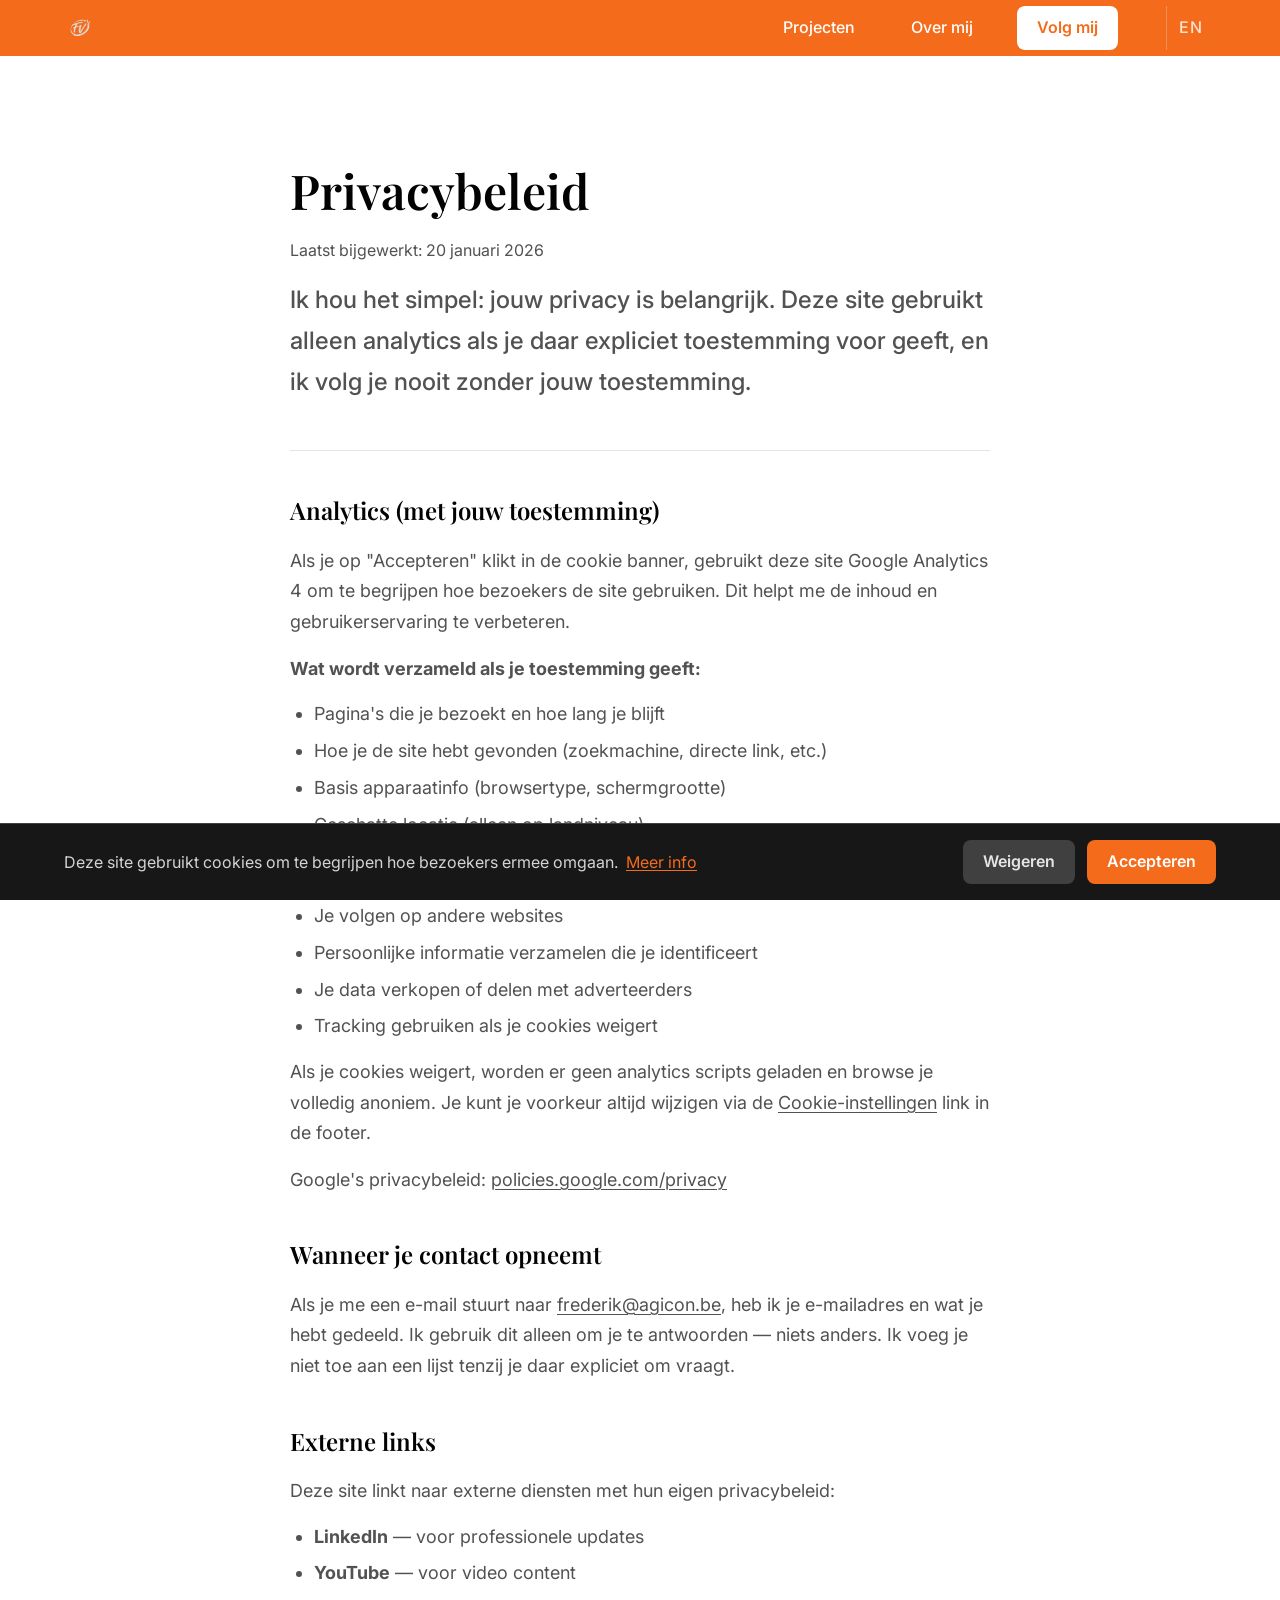
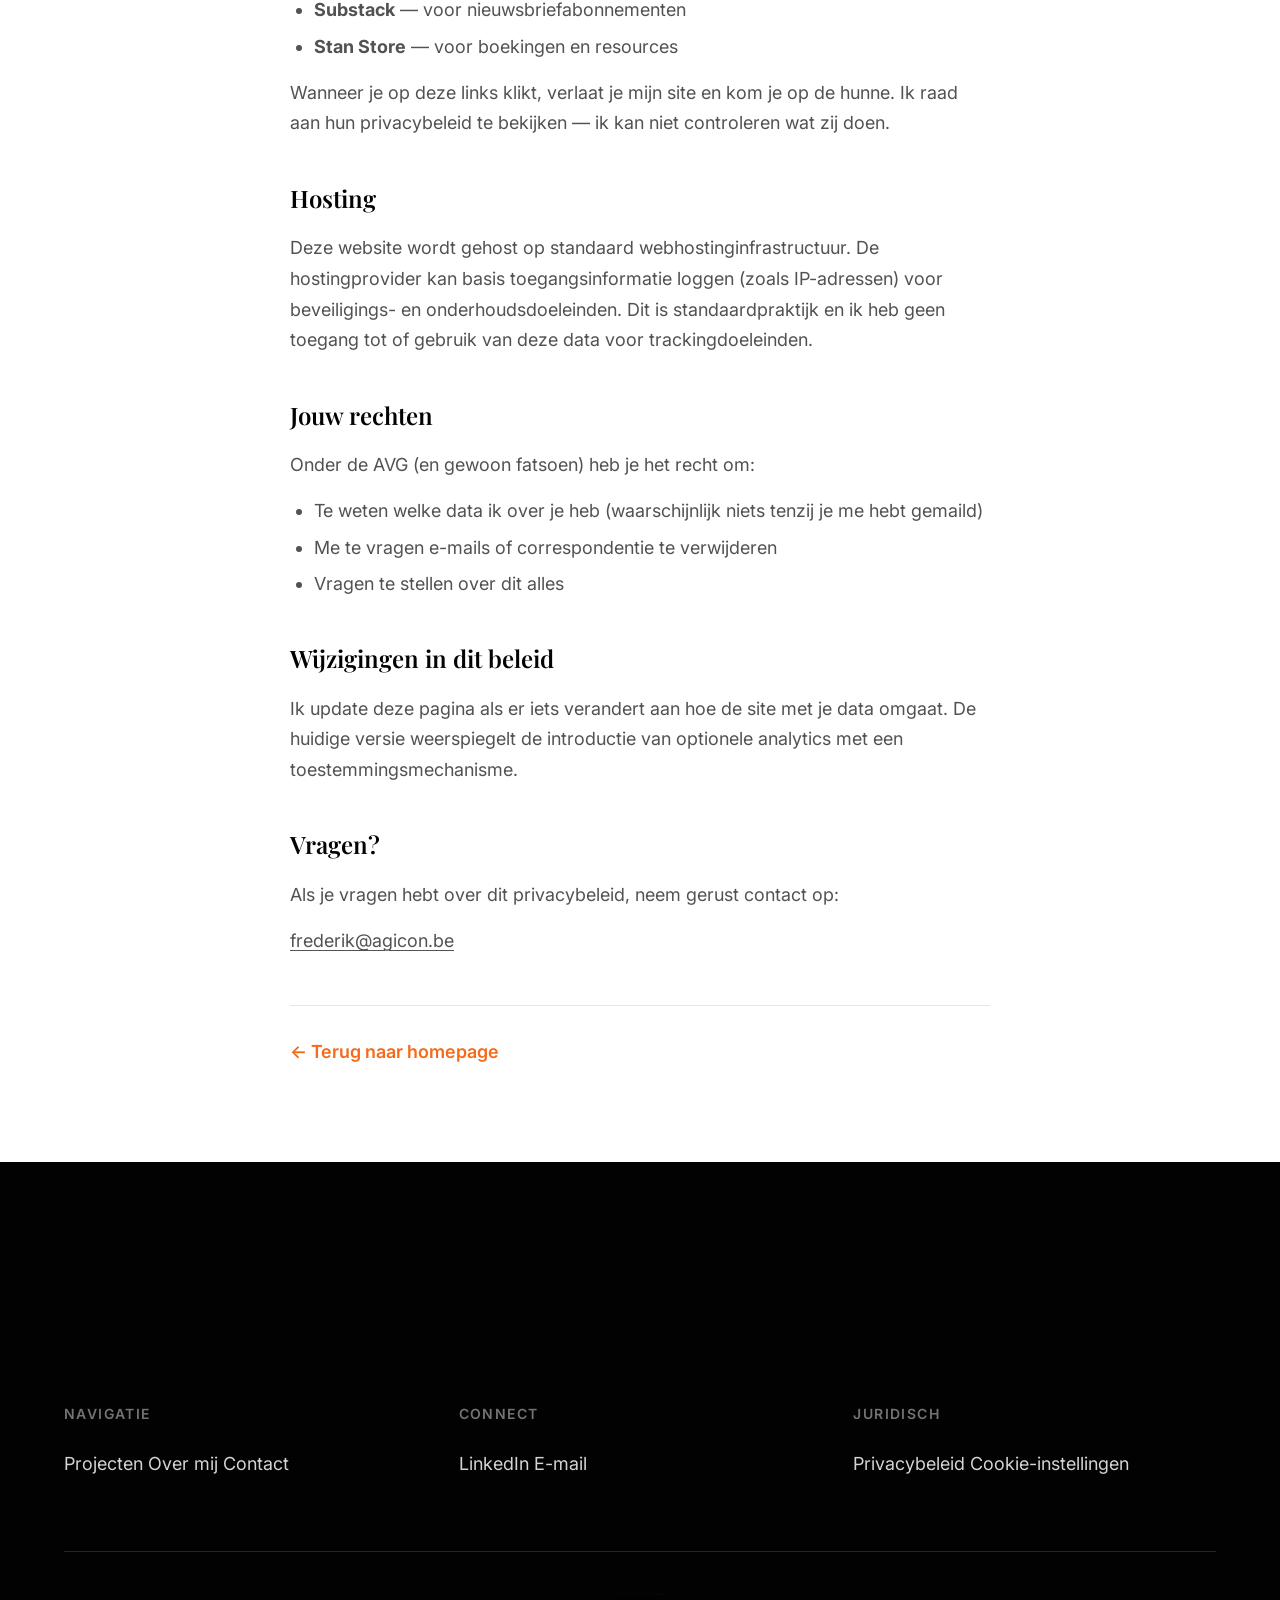
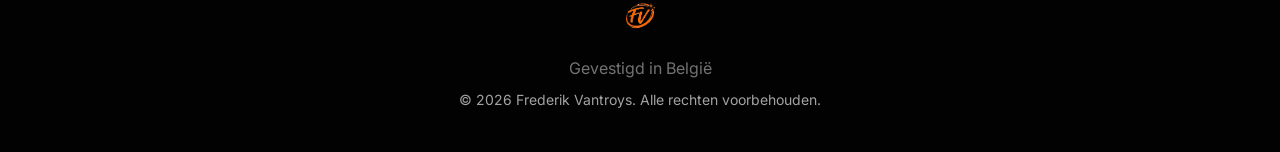
<file: nl/privacy.html>
<!DOCTYPE html>
<html lang="nl">
<head>
    <meta charset="UTF-8">
    <meta name="viewport" content="width=device-width, initial-scale=1.0">
    <title>Privacybeleid — Frederik Vantroys</title>
    <meta name="description" content="Privacybeleid voor frederikvantroys.be - Jouw privacy is belangrijk. Analytics alleen met jouw toestemming.">
    <link rel="icon" type="image/x-icon" href="/favicon.ico">
    <link rel="icon" type="image/png" sizes="32x32" href="/favicon-32x32.png">
    <link rel="icon" type="image/png" sizes="16x16" href="/favicon-16x16.png">
    <link rel="apple-touch-icon" sizes="180x180" href="/apple-touch-icon.png">
    <link rel="stylesheet" href="../styles.css">
    <link rel="preconnect" href="https://fonts.googleapis.com">
    <link rel="preconnect" href="https://fonts.gstatic.com" crossorigin>
    <link href="https://fonts.googleapis.com/css2?family=Inter:wght@400;500;600;700&family=Playfair+Display:wght@400;500;600;700&display=swap" rel="stylesheet">
</head>
<body>
    <!-- Skip Link for Accessibility -->
    <a href="#main" class="skip-link">Ga naar hoofdinhoud</a>

    <!-- Navigation -->
    <header class="header">
        <nav class="nav" aria-label="Hoofdnavigatie">
            <a href="/nl/" class="nav-logo"><img src="../logo-fv-light.png" alt="Frederik Vantroys" class="nav-logo-img"></a>
            <button class="nav-toggle" aria-label="Menu openen" aria-expanded="false">
                <span class="hamburger"></span>
            </button>
            <div class="nav-links">
                <a href="/nl/#work">Projecten</a>
                <a href="/nl/#about">Over mij</a>
                <a href="/nl/#connect" class="nav-cta">Volg mij</a>
                <a href="/privacy.html" class="nav-lang" aria-label="Switch to English">EN</a>
            </div>
        </nav>
    </header>

    <!-- Mobile Menu Overlay -->
    <div class="menu-overlay" role="dialog" aria-modal="true" aria-label="Hoofdmenu" aria-hidden="true">
        <nav class="menu-content" aria-label="Mobiele navigatie">
            <a href="/nl/#work" class="menu-link">Projecten</a>
            <a href="/nl/#about" class="menu-link">Over mij</a>
            <a href="/nl/#connect" class="menu-link menu-cta">Volg mij</a>
            <a href="/privacy.html" class="menu-link menu-lang" aria-label="Switch to English">EN</a>
        </nav>
    </div>

    <!-- Main Content -->
    <main id="main">

    <!-- Privacy Policy Section -->
    <section class="section section-privacy">
        <div class="container">
            <div class="privacy-content">
                <h1 class="section-title">Privacybeleid</h1>
                <p class="privacy-updated">Laatst bijgewerkt: 20 januari 2026</p>

                <div class="privacy-intro">
                    <p>Ik hou het simpel: jouw privacy is belangrijk. Deze site gebruikt alleen analytics als je daar expliciet toestemming voor geeft, en ik volg je nooit zonder jouw toestemming.</p>
                </div>

                <h2>Analytics (met jouw toestemming)</h2>
                <p>Als je op "Accepteren" klikt in de cookie banner, gebruikt deze site Google Analytics 4 om te begrijpen hoe bezoekers de site gebruiken. Dit helpt me de inhoud en gebruikerservaring te verbeteren.</p>
                <p><strong>Wat wordt verzameld als je toestemming geeft:</strong></p>
                <ul class="privacy-list">
                    <li>Pagina's die je bezoekt en hoe lang je blijft</li>
                    <li>Hoe je de site hebt gevonden (zoekmachine, directe link, etc.)</li>
                    <li>Basis apparaatinfo (browsertype, schermgrootte)</li>
                    <li>Geschatte locatie (alleen op landniveau)</li>
                </ul>
                <p><strong>Wat ik niet doe:</strong></p>
                <ul class="privacy-list">
                    <li>Je volgen op andere websites</li>
                    <li>Persoonlijke informatie verzamelen die je identificeert</li>
                    <li>Je data verkopen of delen met adverteerders</li>
                    <li>Tracking gebruiken als je cookies weigert</li>
                </ul>
                <p>Als je cookies weigert, worden er geen analytics scripts geladen en browse je volledig anoniem. Je kunt je voorkeur altijd wijzigen via de <a href="#" class="cookie-settings-link">Cookie-instellingen</a> link in de footer.</p>
                <p>Google's privacybeleid: <a href="https://policies.google.com/privacy" target="_blank" rel="noopener">policies.google.com/privacy</a></p>

                <h2>Wanneer je contact opneemt</h2>
                <p>Als je me een e-mail stuurt naar <a href="mailto:frederik@agicon.be">frederik@agicon.be</a>, heb ik je e-mailadres en wat je hebt gedeeld. Ik gebruik dit alleen om je te antwoorden — niets anders. Ik voeg je niet toe aan een lijst tenzij je daar expliciet om vraagt.</p>

                <h2>Externe links</h2>
                <p>Deze site linkt naar externe diensten met hun eigen privacybeleid:</p>
                <ul class="privacy-list">
                    <li><strong>LinkedIn</strong> — voor professionele updates</li>
                    <li><strong>YouTube</strong> — voor video content</li>
                    <li><strong>Substack</strong> — voor nieuwsbriefabonnementen</li>
                    <li><strong>Stan Store</strong> — voor boekingen en resources</li>
                </ul>
                <p>Wanneer je op deze links klikt, verlaat je mijn site en kom je op de hunne. Ik raad aan hun privacybeleid te bekijken — ik kan niet controleren wat zij doen.</p>

                <h2>Hosting</h2>
                <p>Deze website wordt gehost op standaard webhostinginfrastructuur. De hostingprovider kan basis toegangsinformatie loggen (zoals IP-adressen) voor beveiligings- en onderhoudsdoeleinden. Dit is standaardpraktijk en ik heb geen toegang tot of gebruik van deze data voor trackingdoeleinden.</p>

                <h2>Jouw rechten</h2>
                <p>Onder de AVG (en gewoon fatsoen) heb je het recht om:</p>
                <ul class="privacy-list">
                    <li>Te weten welke data ik over je heb (waarschijnlijk niets tenzij je me hebt gemaild)</li>
                    <li>Me te vragen e-mails of correspondentie te verwijderen</li>
                    <li>Vragen te stellen over dit alles</li>
                </ul>

                <h2>Wijzigingen in dit beleid</h2>
                <p>Ik update deze pagina als er iets verandert aan hoe de site met je data omgaat. De huidige versie weerspiegelt de introductie van optionele analytics met een toestemmingsmechanisme.</p>

                <h2>Vragen?</h2>
                <p>Als je vragen hebt over dit privacybeleid, neem gerust contact op:</p>
                <p><a href="mailto:frederik@agicon.be">frederik@agicon.be</a></p>

                <div class="privacy-back">
                    <a href="/nl/" class="back-link">&larr; Terug naar homepage</a>
                </div>
            </div>
        </div>
    </section>

    </main>

    <!-- Footer -->
    <footer class="footer">
        <div class="footer-arch">
            <svg aria-hidden="true" viewBox="0 0 1440 200" preserveAspectRatio="none">
                <path d="M0,200 Q720,0 1440,200 L1440,200 L0,200 Z" fill="#020202"/>
            </svg>
        </div>
        <div class="footer-content">
            <div class="container">
                <h2 class="sr-only">Website footer</h2>
                <div class="footer-grid">
                    <div class="footer-column">
                        <h3 class="footer-heading">Navigatie</h3>
                        <a href="/nl/#work">Projecten</a>
                        <a href="/nl/#about">Over mij</a>
                        <a href="/nl/#contact">Contact</a>
                    </div>
                    <div class="footer-column">
                        <h3 class="footer-heading">Connect</h3>
                        <a href="https://www.linkedin.com/in/frevant/" target="_blank" rel="noopener">LinkedIn <span class="sr-only">(opent in nieuw tabblad)</span></a>
                        <a href="mailto:frederik@agicon.be">E-mail</a>
                    </div>
                    <div class="footer-column">
                        <h3 class="footer-heading">Juridisch</h3>
                        <a href="/nl/privacy.html">Privacybeleid</a>
                        <a href="#" class="cookie-settings-link">Cookie-instellingen</a>
                    </div>
                </div>
                <div class="footer-bottom">
                    <div class="footer-logo"><img src="../logo-fv-orange.png" alt="Frederik Vantroys" class="footer-logo-img"></div>
                    <p class="footer-location">Gevestigd in België</p>
                    <p class="footer-copyright">&copy; 2026 Frederik Vantroys. Alle rechten voorbehouden.</p>
                </div>
            </div>
        </div>
    </footer>

    <script src="../script.js"></script>
</body>
</html>
</file>
<file: styles.css>
/* ==========================================================================
   Custom Properties (Design Tokens)
   ========================================================================== */
:root {
    /* Colors */
    --color-primary: #F56B1C;
    --color-black: #020202;
    --color-white: #ffffff;
    --color-gray-100: #f5f5f5;
    --color-gray-200: #e5e5e5;
    --color-gray-300: #d4d4d4;
    --color-gray-400: #a3a3a3;
    --color-gray-500: #737373;
    --color-gray-600: #525252;
    --color-gray-700: #404040;
    --color-gray-800: #262626;
    --color-gray-900: #171717;

    /* Accent Colors (for projects) */
    --color-gold: #C9A227;
    --color-navy: #0A1E5C;
    --color-purple: #9974ba;
    --color-green: #1ed760;

    /* Typography */
    --font-sans: 'Inter', -apple-system, BlinkMacSystemFont, 'Segoe UI', Roboto, sans-serif;
    --font-display: 'Playfair Display', Georgia, serif;

    /* Font Sizes */
    --text-xs: clamp(0.75rem, 0.7rem + 0.25vw, 0.875rem);
    --text-sm: clamp(0.875rem, 0.8rem + 0.375vw, 1rem);
    --text-base: clamp(1rem, 0.9rem + 0.5vw, 1.125rem);
    --text-lg: clamp(1.125rem, 1rem + 0.625vw, 1.25rem);
    --text-xl: clamp(1.25rem, 1.1rem + 0.75vw, 1.5rem);
    --text-2xl: clamp(1.5rem, 1.2rem + 1.5vw, 2rem);
    --text-3xl: clamp(2rem, 1.5rem + 2.5vw, 3rem);
    --text-4xl: clamp(2.5rem, 1.75rem + 3.75vw, 4.5rem);
    --text-5xl: clamp(3rem, 2rem + 5vw, 6rem);

    /* Spacing */
    --space-1: 0.25rem;
    --space-2: 0.5rem;
    --space-3: 0.75rem;
    --space-4: 1rem;
    --space-5: 1.25rem;
    --space-6: 1.5rem;
    --space-8: 2rem;
    --space-10: 2.5rem;
    --space-12: 3rem;
    --space-16: 4rem;
    --space-20: 5rem;
    --space-24: 6rem;

    /* Layout */
    --container-max: 1440px;
    --container-padding: clamp(1.5rem, 5vw, 4rem);

    /* Transitions */
    --transition-fast: 150ms ease;
    --transition-base: 300ms ease;
    --transition-slow: 500ms ease;

    /* Shadows */
    --shadow-sm: 0 1px 2px rgba(0, 0, 0, 0.05);
    --shadow-md: 0 4px 6px -1px rgba(0, 0, 0, 0.1);
    --shadow-lg: 0 10px 15px -3px rgba(0, 0, 0, 0.1);
    --shadow-xl: 0 0 120px rgba(0, 0, 0, 0.15);

    /* Border Radius */
    --radius-sm: 0.25rem;
    --radius-md: 0.5rem;
    --radius-lg: 1rem;
    --radius-xl: 1.5rem;

    /* Z-Index Scale */
    --z-dropdown: 100;
    --z-sticky: 200;
    --z-fixed: 300;
    --z-overlay: 400;
    --z-modal: 500;
}

/* ==========================================================================
   Reset & Base
   ========================================================================== */
*, *::before, *::after {
    box-sizing: border-box;
    margin: 0;
    padding: 0;
}

html {
    -webkit-font-smoothing: antialiased;
    -moz-osx-font-smoothing: grayscale;
}

/* Smooth scroll only if user hasn't requested reduced motion */
@media (prefers-reduced-motion: no-preference) {
    html {
        scroll-behavior: smooth;
    }
}

/* Scroll margin for fixed header */
section[id] {
    scroll-margin-top: 5rem;
}

body {
    font-family: var(--font-sans);
    font-size: var(--text-base);
    line-height: 1.6;
    color: var(--color-black);
    background-color: var(--color-white);
    overflow-x: hidden;
}

body.menu-open {
    overflow: hidden;
}

img, video {
    max-width: 100%;
    height: auto;
    display: block;
}

a {
    color: inherit;
    text-decoration: none;
}

button {
    font: inherit;
    cursor: pointer;
    background: none;
    border: none;
}

/* Focus styles for accessibility */
a:focus-visible,
button:focus-visible {
    outline: 3px solid var(--color-primary);
    outline-offset: 2px;
}

/* Focus styles for light backgrounds */
.header a:focus-visible,
.header button:focus-visible,
.menu-overlay a:focus-visible,
.section-follow a:focus-visible,
.footer a:focus-visible {
    outline-color: var(--color-white);
}

/* Focus styles for dark text on light backgrounds */
.section-about a:focus-visible,
.section-contact a:focus-visible {
    outline-color: var(--color-primary);
}

/* Focus on project panels - adapt to panel colors */
.project-panel a:focus-visible,
.project-panel button:focus-visible {
    outline-color: var(--project-text);
}

/* Underlines for inline links (accessibility - not just color) */
p a,
.about-content a,
.project-description a {
    text-decoration: underline;
    text-underline-offset: 3px;
    text-decoration-thickness: 1px;
}

p a:hover,
.about-content a:hover,
.project-description a:hover {
    text-decoration-thickness: 2px;
}

ul, ol {
    list-style: none;
}

/* ==========================================================================
   Layout
   ========================================================================== */
.container {
    width: 100%;
    max-width: var(--container-max);
    margin: 0 auto;
    padding: 0 var(--container-padding);
}

.section {
    padding: var(--space-20) 0;
}

@media (min-width: 768px) {
    .section {
        padding: var(--space-24) 0;
    }
}

/* ==========================================================================
   Header & Navigation
   ========================================================================== */
.header {
    position: fixed;
    top: 0;
    left: 0;
    right: 0;
    z-index: var(--z-fixed);
    background: var(--color-primary);
    transition: transform var(--transition-base), background var(--transition-base);
}

.header.hidden {
    transform: translateY(-100%);
}

.nav {
    display: flex;
    align-items: center;
    justify-content: space-between;
    height: 3.5rem;
    padding: 0 var(--container-padding);
    max-width: var(--container-max);
    margin: 0 auto;
}

.nav-logo {
    font-family: var(--font-display);
    font-size: var(--text-lg);
    font-weight: 700;
    color: var(--color-white);
    letter-spacing: 0.05em;
    transition: opacity var(--transition-fast);
}

.nav-logo:hover {
    opacity: 0.8;
}

.nav-logo-img {
    height: 2rem;
    width: auto;
}

.nav-toggle {
    display: flex;
    align-items: center;
    justify-content: center;
    width: 2.5rem;
    height: 2.5rem;
    z-index: var(--z-modal);
}

.hamburger {
    position: relative;
    width: 1.5rem;
    height: 2px;
    background: var(--color-white);
    transition: background var(--transition-fast);
}

.hamburger::before,
.hamburger::after {
    content: '';
    position: absolute;
    left: 0;
    width: 100%;
    height: 2px;
    background: var(--color-white);
    transition: transform var(--transition-base);
}

.hamburger::before {
    top: -6px;
}

.hamburger::after {
    top: 6px;
}

/* Hamburger animation */
.nav-toggle[aria-expanded="true"] .hamburger {
    background: transparent;
}

.nav-toggle[aria-expanded="true"] .hamburger::before {
    transform: translateY(6px) rotate(45deg);
}

.nav-toggle[aria-expanded="true"] .hamburger::after {
    transform: translateY(-6px) rotate(-45deg);
}

.nav-links {
    display: none;
}

@media (min-width: 768px) {
    .nav-toggle {
        display: none;
    }

    .nav-links {
        display: flex;
        gap: var(--space-8);
    }

    .nav-links a {
        color: var(--color-white);
        font-size: var(--text-sm);
        font-weight: 500;
        position: relative;
        padding: var(--space-2) var(--space-3);
        min-height: 44px;
        display: inline-flex;
        align-items: center;
    }

    .nav-links a::after {
        content: '';
        position: absolute;
        bottom: 0;
        left: 0;
        width: 100%;
        height: 2px;
        background: var(--color-white);
        transform: scaleX(0);
        transform-origin: right;
        transition: transform var(--transition-base);
    }

    .nav-links a:hover::after {
        transform: scaleX(1);
        transform-origin: left;
    }

    .nav-lang {
        margin-left: var(--space-4);
        padding-left: var(--space-4);
        border-left: 1px solid rgba(255, 255, 255, 0.3);
        font-size: var(--text-xs);
        letter-spacing: 0.1em;
        opacity: 0.8;
    }

    .nav-lang:hover {
        opacity: 1;
    }

    .nav-lang::after {
        display: none;
    }
}

/* ==========================================================================
   Menu Overlay (Mobile)
   ========================================================================== */
.menu-overlay {
    position: fixed;
    inset: 0;
    z-index: var(--z-overlay);
    background: var(--color-black);
    display: flex;
    align-items: center;
    justify-content: center;
    opacity: 0;
    visibility: hidden;
    transition: opacity var(--transition-slow), visibility var(--transition-slow);
}

.menu-overlay.active {
    opacity: 1;
    visibility: visible;
}

.menu-content {
    display: flex;
    flex-direction: column;
    align-items: center;
    gap: var(--space-8);
}

.menu-link {
    font-family: var(--font-display);
    font-size: var(--text-4xl);
    font-weight: 600;
    color: var(--color-white);
    opacity: 0;
    transform: translateY(20px);
    transition: opacity var(--transition-base), transform var(--transition-base), color var(--transition-fast);
}

.menu-overlay.active .menu-link {
    opacity: 1;
    transform: translateY(0);
}

.menu-link:nth-child(1) { transition-delay: 0.1s; }
.menu-link:nth-child(2) { transition-delay: 0.15s; }
.menu-link:nth-child(3) { transition-delay: 0.2s; }
.menu-link:nth-child(4) { transition-delay: 0.25s; }
.menu-link:nth-child(5) { transition-delay: 0.3s; }

.menu-link:hover {
    color: var(--color-primary);
}

.menu-lang {
    font-family: var(--font-base);
    font-size: var(--text-lg);
    margin-top: var(--space-8);
    padding-top: var(--space-8);
    border-top: 1px solid rgba(255, 255, 255, 0.2);
    letter-spacing: 0.1em;
    opacity: 0.7;
}

.menu-lang:hover {
    opacity: 1;
}

/* ==========================================================================
   Hero Section
   ========================================================================== */
.hero {
    min-height: auto;
    display: flex;
    flex-direction: column;
    justify-content: center;
    align-items: center;
    text-align: center;
    padding: var(--space-24) var(--container-padding) 28rem;
    background: var(--color-black);
    color: var(--color-white);
    position: relative;
}

.hero-content {
    max-width: 900px;
}

.hero-tagline {
    font-size: var(--text-sm);
    letter-spacing: 0.2em;
    text-transform: uppercase;
    color: var(--color-gray-400);
    margin-bottom: var(--space-6);
}

.hero-title {
    font-family: var(--font-display);
    font-size: var(--text-5xl);
    font-weight: 700;
    line-height: 1.1;
    margin-bottom: var(--space-8);
}

.hero-intro {
    max-width: 600px;
    margin: 0 auto;
}

.hero-intro p {
    font-size: var(--text-lg);
    color: var(--color-gray-300);
    line-height: 1.7;
}

.hero-signature {
    position: absolute;
    bottom: calc(var(--space-8) + 4rem);
    left: 50%;
    transform: translateX(-50%);
}

.hero-logo {
    height: clamp(12rem, 24vw, 18rem);
    width: auto;
}

.hero-badge {
    position: absolute;
    bottom: var(--space-8);
    left: 50%;
    transform: translateX(-50%);
}

.badge-text {
    display: inline-block;
    padding: var(--space-2) var(--space-4);
    background: var(--color-primary);
    color: var(--color-white);
    font-size: var(--text-xs);
    font-weight: 600;
    letter-spacing: 0.05em;
    text-transform: uppercase;
    border-radius: var(--radius-sm);
}

/* ==========================================================================
   Work Section
   ========================================================================== */
.section-work {
    padding: 0;
    background: var(--color-black);
}

.section-work .section-title {
    color: var(--color-white);
    padding-top: var(--space-20);
    margin-bottom: var(--space-12);
}

.section-title {
    font-family: var(--font-display);
    font-size: var(--text-3xl);
    font-weight: 600;
    margin-bottom: var(--space-8);
}

.section-intro {
    font-size: var(--text-lg);
    color: var(--color-gray-400);
    max-width: 600px;
    line-height: 1.6;
    margin-bottom: var(--space-12);
}

/* ==========================================================================
   Project Panels
   ========================================================================== */
.project-panel {
    background: var(--project-bg, var(--color-gray-900));
    color: var(--project-text, var(--color-white));
    padding: var(--space-20) 0;
    position: relative;
    overflow: hidden;
}

.project-header {
    margin-bottom: var(--space-10);
}

.project-category {
    display: inline-block;
    font-size: var(--text-xs);
    font-weight: 600;
    letter-spacing: 0.1em;
    text-transform: uppercase;
    margin-bottom: var(--space-4);
    /* Removed opacity for accessibility - contrast must meet 4.5:1 */
}

.project-title {
    font-family: var(--font-display);
    font-size: var(--text-4xl);
    font-weight: 600;
    line-height: 1.2;
    margin-bottom: var(--space-4);
}

.project-description {
    font-size: var(--text-lg);
    max-width: 600px;
    line-height: 1.6;
    /* Removed opacity for accessibility - contrast must meet 4.5:1 */
}

/* Project Grid Layout */
.project-grid {
    display: grid;
    gap: var(--space-8);
    align-items: center;
}

@media (min-width: 768px) {
    .project-grid {
        grid-template-columns: 1fr 1fr;
        gap: var(--space-12);
    }

    .project-panel--reverse .project-grid {
        direction: rtl;
    }

    .project-panel--reverse .project-grid > * {
        direction: ltr;
    }
}

.project-image-wrap {
    display: flex;
    justify-content: center;
}

.project-content {
    display: flex;
    flex-direction: column;
}

.project-content .project-category {
    margin-bottom: var(--space-2);
}

.project-content .project-title {
    margin-bottom: var(--space-4);
}

.project-content .project-description {
    margin-bottom: var(--space-2);
}

.project-cta {
    display: inline-block;
    margin-top: var(--space-4);
    font-weight: 600;
    font-size: var(--text-base);
    padding: var(--space-2) var(--space-5);
    background: var(--project-text);
    color: var(--project-bg);
    border-radius: var(--radius-md);
    transition: transform var(--transition-fast), box-shadow var(--transition-fast);
}

.project-cta:hover {
    transform: translateY(-2px);
    box-shadow: 0 4px 15px rgba(0, 0, 0, 0.2);
}

.project-status {
    display: inline-block;
    margin-top: var(--space-4);
    font-size: var(--text-sm);
    font-weight: 600;
    text-transform: uppercase;
    letter-spacing: 0.1em;
    /* Removed opacity for accessibility - contrast must meet 4.5:1 */
}

/* ==========================================================================
   Gallery / Carousel
   ========================================================================== */
.project-gallery {
    position: relative;
    margin-bottom: var(--space-8);
}

.gallery-track {
    display: flex;
    gap: var(--space-4);
    overflow-x: auto;
    scroll-snap-type: x mandatory;
    scrollbar-width: none;
    -ms-overflow-style: none;
    padding-bottom: var(--space-4);
}

.gallery-track::-webkit-scrollbar {
    display: none;
}

.gallery-slide {
    flex: 0 0 80%;
    scroll-snap-align: start;
}

@media (min-width: 768px) {
    .gallery-slide {
        flex: 0 0 60%;
    }
}

@media (min-width: 1024px) {
    .gallery-slide {
        flex: 0 0 45%;
    }
}

.gallery-nav {
    display: flex;
    gap: var(--space-2);
    margin-top: var(--space-4);
}

.gallery-prev,
.gallery-next {
    width: 3rem;
    height: 3rem;
    display: flex;
    align-items: center;
    justify-content: center;
    border: 2px solid currentColor;
    border-radius: 50%;
    font-size: var(--text-lg);
    opacity: 0.7;
    transition: opacity var(--transition-fast), background var(--transition-fast);
}

.gallery-prev:hover,
.gallery-next:hover {
    opacity: 1;
    background: rgba(255, 255, 255, 0.1);
}

.project-link {
    display: inline-flex;
    align-items: center;
    gap: var(--space-2);
    font-weight: 600;
    font-size: var(--text-base);
    position: relative;
    padding-bottom: var(--space-1);
}

.project-image {
    width: 100%;
    max-width: 400px;
    height: auto;
    border-radius: var(--radius-lg);
    box-shadow: var(--shadow-lg);
}

.project-link::after {
    content: '';
    position: absolute;
    bottom: 0;
    left: 0;
    width: 100%;
    height: 2px;
    background: currentColor;
    transform: scaleX(0);
    transform-origin: right;
    transition: transform var(--transition-base);
}

.project-link:hover::after {
    transform: scaleX(1);
    transform-origin: left;
}

/* ==========================================================================
   Placeholder Images
   ========================================================================== */
.placeholder-image {
    aspect-ratio: var(--aspect, 16/9);
    background: var(--bg, var(--color-gray-800));
    border-radius: var(--radius-md);
    display: flex;
    align-items: center;
    justify-content: center;
    color: rgba(255, 255, 255, 0.5);
    font-size: var(--text-sm);
    font-weight: 500;
    letter-spacing: 0.05em;
    text-transform: uppercase;
}

/* ==========================================================================
   About Section
   ========================================================================== */
.section-about {
    background: var(--color-white);
}

.about-grid {
    display: grid;
    gap: var(--space-12);
}

@media (min-width: 768px) {
    .about-grid {
        grid-template-columns: 1fr 1.5fr;
        gap: var(--space-16);
        align-items: start;
    }
}

.about-image {
    max-width: 400px;
}

.about-photo {
    width: 100%;
    height: auto;
    border-radius: var(--radius-lg);
}

.about-content .section-title {
    margin-bottom: var(--space-6);
}

.about-lead {
    font-size: var(--text-xl);
    font-weight: 500;
    line-height: 1.5;
    margin-bottom: var(--space-6);
}

.about-content p {
    margin-bottom: var(--space-4);
    color: var(--color-gray-600);
}

.about-stats {
    display: flex;
    gap: var(--space-10);
    margin-top: var(--space-10);
    padding-top: var(--space-8);
    border-top: 1px solid var(--color-gray-200);
}

.stat {
    display: flex;
    flex-direction: column;
}

.stat-number {
    font-family: var(--font-display);
    font-size: var(--text-3xl);
    font-weight: 700;
    color: var(--color-primary);
}

.stat-label {
    font-size: var(--text-sm);
    color: var(--color-gray-500);
}

/* ==========================================================================
   Essays Section
   ========================================================================== */
.section-essays {
    background: var(--color-gray-100);
}

.essays-grid {
    display: grid;
    gap: var(--space-8);
    margin-bottom: var(--space-10);
}

@media (min-width: 768px) {
    .essays-grid {
        grid-template-columns: repeat(2, 1fr);
    }
}

@media (min-width: 1024px) {
    .essays-grid {
        grid-template-columns: repeat(3, 1fr);
    }
}

.essay-card {
    background: var(--color-white);
    border-radius: var(--radius-lg);
    overflow: hidden;
    transition: transform var(--transition-base), box-shadow var(--transition-base);
}

.essay-card:hover {
    transform: translateY(-4px);
    box-shadow: var(--shadow-lg);
}

.essay-card a {
    display: block;
}

.essay-image {
    overflow: hidden;
}

.essay-image .placeholder-image {
    border-radius: 0;
    transition: transform var(--transition-slow);
}

.essay-card:hover .essay-image .placeholder-image {
    transform: scale(1.05);
}

.essay-content {
    padding: var(--space-6);
}

.essay-category {
    display: inline-block;
    font-size: var(--text-xs);
    font-weight: 600;
    letter-spacing: 0.1em;
    text-transform: uppercase;
    color: var(--color-primary);
    margin-bottom: var(--space-2);
}

.essay-title {
    font-family: var(--font-display);
    font-size: var(--text-xl);
    font-weight: 600;
    line-height: 1.3;
    margin-bottom: var(--space-2);
    transition: color var(--transition-fast);
}

.essay-card:hover .essay-title {
    color: var(--color-primary);
}

.essay-excerpt {
    font-size: var(--text-sm);
    color: var(--color-gray-500);
    line-height: 1.6;
}

.view-all-link {
    display: inline-flex;
    align-items: center;
    gap: var(--space-2);
    font-weight: 600;
    color: var(--color-primary);
    transition: gap var(--transition-fast);
}

.view-all-link:hover {
    gap: var(--space-3);
}

/* ==========================================================================
   Contact Section
   ========================================================================== */
.section-contact {
    background: var(--color-white);
    text-align: center;
    padding: var(--space-24) var(--container-padding);
}

.contact-content {
    max-width: 600px;
    margin: 0 auto;
}

.contact-lead {
    font-size: var(--text-lg);
    color: var(--color-gray-600);
    margin-bottom: var(--space-8);
}

.contact-email {
    display: inline-block;
    font-family: var(--font-display);
    font-size: var(--text-2xl);
    font-weight: 600;
    color: var(--color-primary);
    position: relative;
    padding-bottom: var(--space-1);
}

.contact-email::after {
    content: '';
    position: absolute;
    bottom: 0;
    left: 0;
    width: 100%;
    height: 3px;
    background: var(--color-primary);
    transform: scaleX(0);
    transform-origin: right;
    transition: transform var(--transition-base);
}

.contact-email:hover::after {
    transform: scaleX(1);
    transform-origin: left;
}

.contact-cta {
    display: inline-block;
    font-family: var(--font-display);
    font-size: var(--text-xl);
    font-weight: 600;
    color: var(--color-white);
    background: var(--color-primary);
    padding: var(--space-4) var(--space-10);
    border-radius: var(--radius-md);
    transition: transform var(--transition-fast), box-shadow var(--transition-fast);
}

.contact-cta:hover {
    transform: translateY(-2px);
    box-shadow: 0 8px 30px rgba(245, 107, 28, 0.4);
}

/* ==========================================================================
   Footer
   ========================================================================== */
.footer {
    background: var(--color-black);
    color: var(--color-white);
    position: relative;
}

.footer-arch {
    position: relative;
    margin-top: -1px;
}

.footer-arch svg {
    display: block;
    width: 100%;
    height: auto;
}

.footer-content {
    padding: var(--space-16) 0 var(--space-10);
}

.footer-grid {
    display: grid;
    grid-template-columns: repeat(3, 1fr);
    gap: var(--space-8);
    margin-bottom: var(--space-16);
}

@media (max-width: 640px) {
    .footer-grid {
        grid-template-columns: 1fr;
        gap: var(--space-10);
    }
}

.footer-heading {
    font-size: var(--text-xs);
    font-weight: 600;
    letter-spacing: 0.1em;
    text-transform: uppercase;
    color: var(--color-gray-500);
    margin-bottom: var(--space-4);
}

.footer-column a {
    display: inline-flex;
    align-items: center;
    font-size: var(--text-base);
    color: var(--color-gray-300);
    padding: var(--space-2) 0;
    min-height: 44px;
    transition: color var(--transition-fast);
}

.footer-column a:hover {
    color: var(--color-white);
}

.footer-bottom {
    text-align: center;
    padding-top: var(--space-10);
    border-top: 1px solid var(--color-gray-800);
}

.footer-logo {
    margin-bottom: var(--space-4);
}

.footer-logo-img {
    height: 3rem;
    width: auto;
    margin: 0 auto;
}

.footer-location {
    font-size: var(--text-sm);
    color: var(--color-gray-500);
    margin-bottom: var(--space-2);
}

.footer-copyright {
    font-size: var(--text-xs);
    color: var(--color-gray-400); /* Changed from gray-600 for accessibility */
}

/* ==========================================================================
   Side Badge
   ========================================================================== */
.side-badge {
    position: fixed;
    right: var(--space-4);
    top: 50%;
    transform: translateY(-50%);
    z-index: var(--z-sticky);
    display: none;
}

@media (min-width: 1200px) {
    .side-badge {
        display: block;
    }
}

.badge-inner {
    display: flex;
    flex-direction: column;
    align-items: center;
    gap: var(--space-2);
    padding: var(--space-4) var(--space-3);
    background: var(--color-black);
    border-radius: var(--radius-lg);
    color: var(--color-white);
}

.badge-logo {
    font-family: var(--font-display);
    font-size: var(--text-lg);
    font-weight: 700;
}

.badge-logo-img {
    width: 48px;
    height: auto;
    opacity: 0.9;
}

.badge-year {
    font-size: var(--text-xs);
    color: var(--color-gray-500);
    writing-mode: vertical-rl;
    text-orientation: mixed;
}

/* ==========================================================================
   Navigation CTA
   ========================================================================== */
@media (min-width: 768px) {
    .nav-cta {
        background: var(--color-white) !important;
        color: var(--color-primary) !important;
        padding: var(--space-2) var(--space-5) !important;
        border-radius: var(--radius-md);
        font-weight: 600 !important;
        transition: background var(--transition-fast), transform var(--transition-fast) !important;
    }

    .nav-cta::after {
        display: none !important;
    }

    .nav-cta:hover {
        background: var(--color-gray-100) !important;
        transform: translateY(-2px);
    }
}

.menu-cta {
    color: var(--color-primary) !important;
}

/* ==========================================================================
   Follow Me Section
   ========================================================================== */
.section-follow {
    background: var(--color-black);
    color: var(--color-white);
}

.section-follow .section-title {
    color: var(--color-white);
    text-align: center;
}

.follow-lead {
    text-align: center;
    font-size: var(--text-lg);
    color: var(--color-gray-400);
    max-width: 500px;
    margin: 0 auto var(--space-12);
}

.follow-grid {
    display: grid;
    gap: var(--space-6);
    max-width: 900px;
    margin: 0 auto;
    grid-template-columns: repeat(2, 1fr);
}

@media (min-width: 768px) {
    .follow-grid {
        grid-template-columns: repeat(4, 1fr);
    }
}

.follow-card {
    background: var(--color-gray-900);
    border-radius: var(--radius-xl);
    padding: var(--space-6);
    text-align: center;
    transition: transform var(--transition-base), box-shadow var(--transition-base), border-color var(--transition-base);
    border: 1px solid var(--color-gray-800);
    display: flex;
    flex-direction: column;
    align-items: center;
}

.follow-card:hover {
    transform: translateY(-4px);
    box-shadow: 0 20px 40px rgba(0, 0, 0, 0.3);
    border-color: var(--color-primary);
}

.follow-icon {
    width: 60px;
    height: 60px;
    display: flex;
    align-items: center;
    justify-content: center;
    background: var(--color-gray-800);
    border-radius: 50%;
    margin-bottom: var(--space-4);
    color: var(--color-primary);
    transition: background var(--transition-base), color var(--transition-base);
}

.follow-card:hover .follow-icon {
    background: var(--color-primary);
    color: var(--color-white);
}

.follow-card-title {
    font-family: var(--font-display);
    font-size: var(--text-lg);
    font-weight: 600;
    margin-bottom: var(--space-1);
    color: var(--color-white);
}

.follow-card-desc {
    font-size: var(--text-sm);
    color: var(--color-gray-400); /* Changed from gray-500 for accessibility */
    line-height: 1.4;
}

/* ==========================================================================
   Scroll Animations
   ========================================================================== */
.fade-in {
    opacity: 0;
    transform: translateY(30px);
    transition: opacity 0.8s ease, transform 0.8s ease;
}

.fade-in.visible {
    opacity: 1;
    transform: translateY(0);
}

/* ==========================================================================
   Utility Classes
   ========================================================================== */
.sr-only {
    position: absolute;
    width: 1px;
    height: 1px;
    padding: 0;
    margin: -1px;
    overflow: hidden;
    clip: rect(0, 0, 0, 0);
    white-space: nowrap;
    border: 0;
}

/* Skip Link - Hidden until focused */
.skip-link {
    position: absolute;
    top: -100px;
    left: var(--space-4);
    padding: var(--space-3) var(--space-6);
    background: var(--color-primary);
    color: var(--color-white);
    font-weight: 600;
    font-size: var(--text-base);
    border-radius: var(--radius-md);
    z-index: 9999;
    transition: top var(--transition-fast);
}

.skip-link:focus {
    top: var(--space-4);
    outline: 3px solid var(--color-white);
    outline-offset: 2px;
}

/* ==========================================================================
   Privacy Policy Page
   ========================================================================== */
.section-privacy {
    background: var(--color-white);
    padding-top: calc(var(--space-24) + 3.5rem); /* Account for fixed header */
}

.privacy-content {
    max-width: 700px;
    margin: 0 auto;
}

.privacy-content h1 {
    margin-bottom: var(--space-2);
}

.privacy-updated {
    font-size: var(--text-sm);
    color: var(--color-gray-500);
    margin-bottom: var(--space-8);
}

.privacy-intro {
    font-size: var(--text-xl);
    font-weight: 500;
    line-height: 1.5;
    margin-bottom: var(--space-10);
    padding-bottom: var(--space-8);
    border-bottom: 1px solid var(--color-gray-200);
}

.privacy-content h2 {
    font-family: var(--font-display);
    font-size: var(--text-xl);
    font-weight: 600;
    margin-top: var(--space-10);
    margin-bottom: var(--space-4);
}

.privacy-content p {
    color: var(--color-gray-600);
    margin-bottom: var(--space-4);
    line-height: 1.7;
}

.privacy-list {
    margin-bottom: var(--space-4);
    padding-left: var(--space-6);
}

.privacy-list li {
    color: var(--color-gray-600);
    margin-bottom: var(--space-2);
    line-height: 1.6;
    position: relative;
    list-style: disc;
}

.privacy-back {
    margin-top: var(--space-12);
    padding-top: var(--space-8);
    border-top: 1px solid var(--color-gray-200);
}

.back-link {
    display: inline-flex;
    align-items: center;
    gap: var(--space-2);
    font-weight: 600;
    color: var(--color-primary);
}

.back-link:hover {
    text-decoration: underline;
}

/* ==========================================================================
   Reduced Motion Support
   ========================================================================== */
@media (prefers-reduced-motion: reduce) {
    *,
    *::before,
    *::after {
        animation-duration: 0.01ms !important;
        animation-iteration-count: 1 !important;
        transition-duration: 0.01ms !important;
        scroll-behavior: auto !important;
    }

    .fade-in {
        opacity: 1;
        transform: none;
    }
}

/* ==========================================================================
   Cookie Consent Banner
   ========================================================================== */
.cookie-banner {
    position: fixed;
    bottom: 0;
    left: 0;
    right: 0;
    z-index: var(--z-modal);
    background: var(--color-gray-900);
    border-top: 1px solid var(--color-gray-700);
    padding: var(--space-4) var(--container-padding);
    transform: translateY(100%);
    opacity: 0;
    transition: transform var(--transition-base), opacity var(--transition-base);
}

.cookie-banner.visible {
    transform: translateY(0);
    opacity: 1;
}

.cookie-banner-content {
    max-width: var(--container-max);
    margin: 0 auto;
    display: flex;
    flex-direction: column;
    gap: var(--space-4);
    align-items: center;
    text-align: center;
}

@media (min-width: 768px) {
    .cookie-banner-content {
        flex-direction: row;
        justify-content: space-between;
        text-align: left;
    }
}

.cookie-banner-text {
    color: var(--color-gray-300);
    font-size: var(--text-sm);
    line-height: 1.5;
    margin: 0;
}

.cookie-banner-link {
    color: var(--color-primary);
    text-decoration: underline;
    text-underline-offset: 2px;
    margin-left: var(--space-1);
}

.cookie-banner-link:hover {
    color: var(--color-white);
}

.cookie-banner-actions {
    display: flex;
    gap: var(--space-3);
    flex-shrink: 0;
}

.cookie-btn {
    padding: var(--space-2) var(--space-5);
    font-size: var(--text-sm);
    font-weight: 600;
    border-radius: var(--radius-md);
    min-height: 44px;
    min-width: 100px;
    transition: background var(--transition-fast), transform var(--transition-fast);
}

.cookie-btn-accept {
    background: var(--color-primary);
    color: var(--color-white);
}

.cookie-btn-accept:hover {
    background: #e55f15;
    transform: translateY(-1px);
}

.cookie-btn-decline {
    background: var(--color-gray-700);
    color: var(--color-gray-200);
}

.cookie-btn-decline:hover {
    background: var(--color-gray-600);
    transform: translateY(-1px);
}

.cookie-btn:focus-visible {
    outline: 3px solid var(--color-primary);
    outline-offset: 2px;
}

/* Reduced motion - no slide animation */
@media (prefers-reduced-motion: reduce) {
    .cookie-banner {
        transform: translateY(0);
        opacity: 0;
    }

    .cookie-banner.visible {
        opacity: 1;
    }
}
</file>
